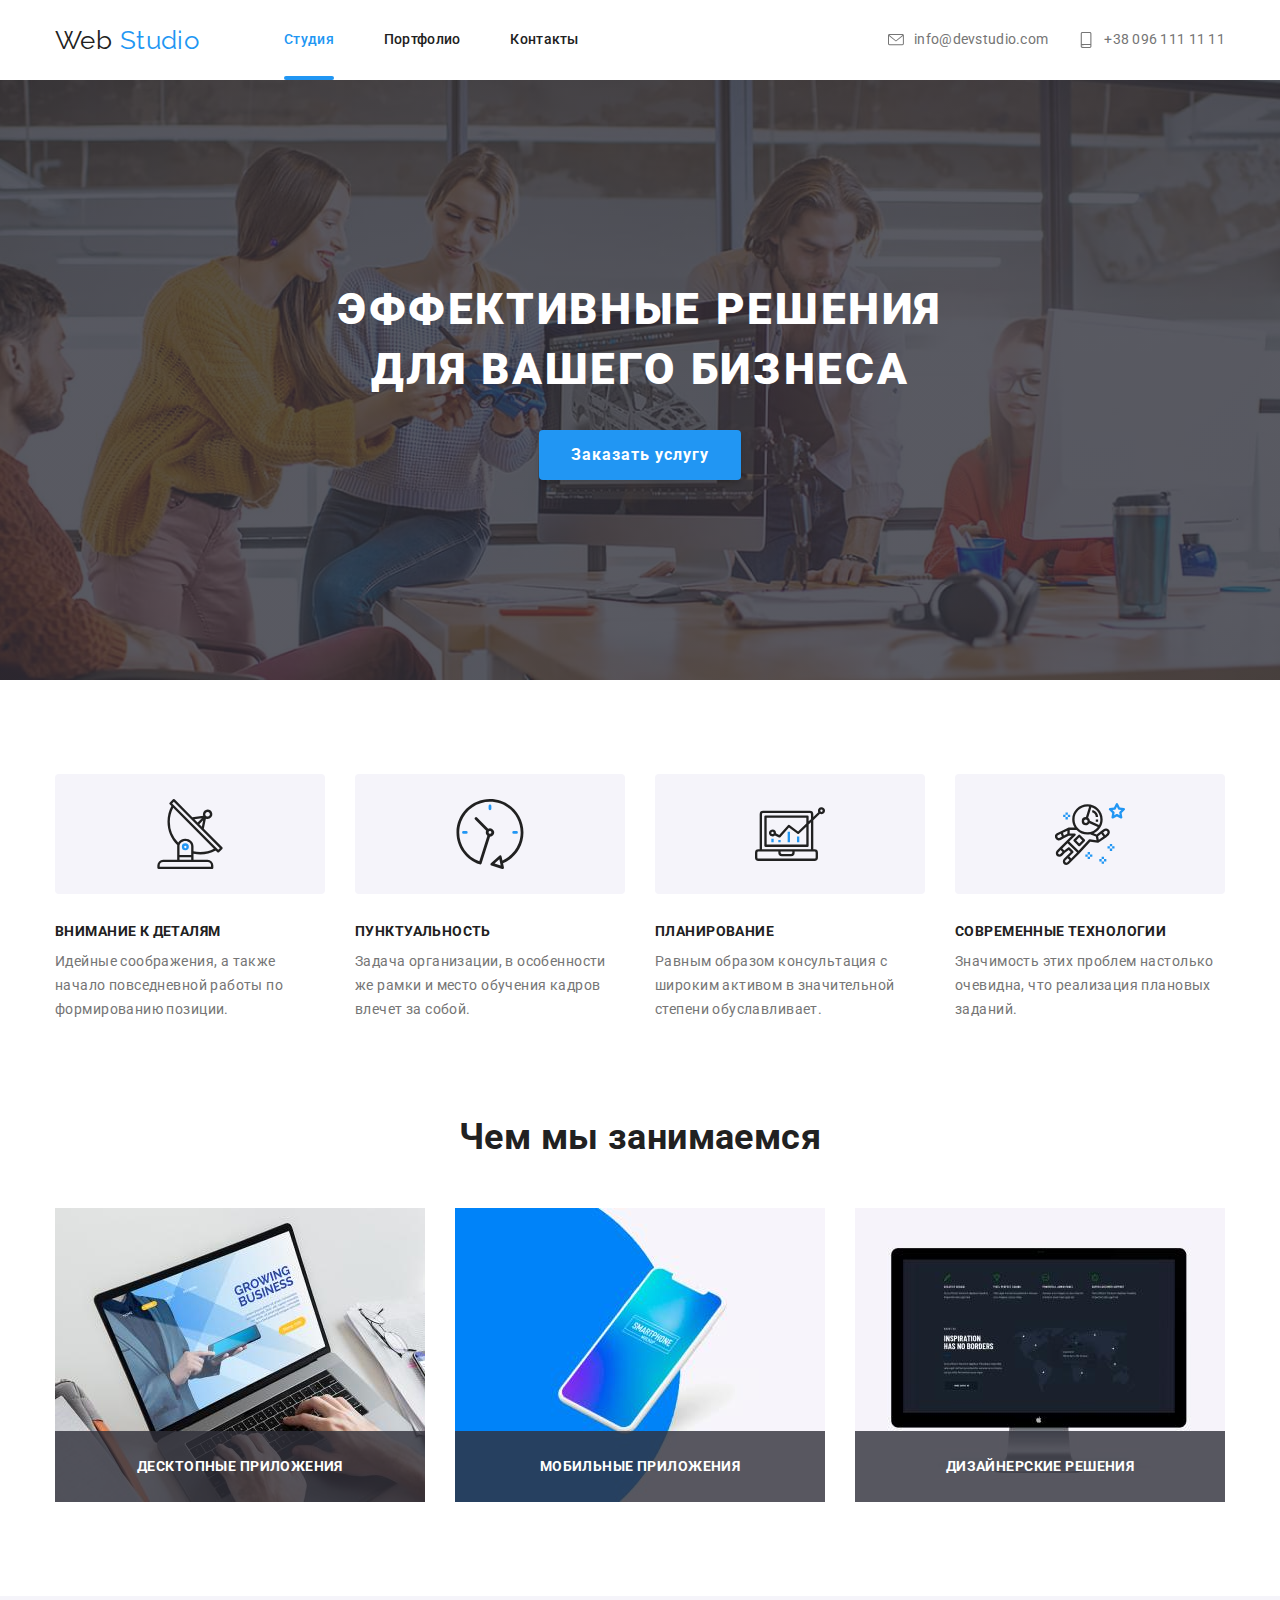
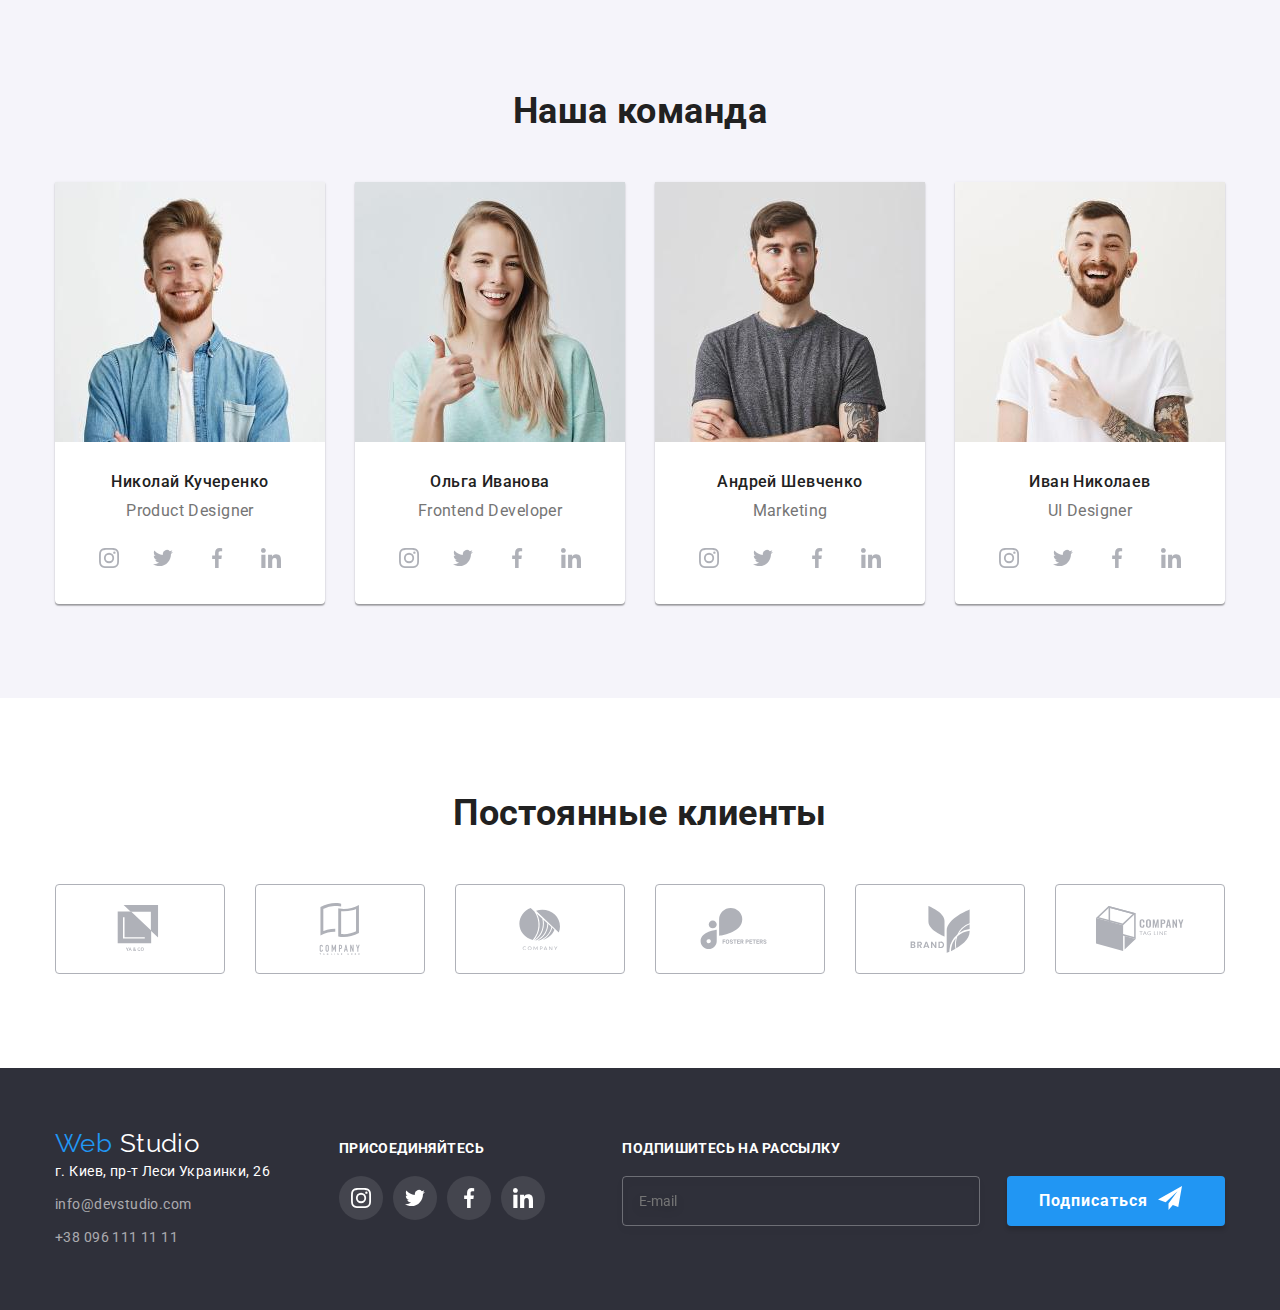
<file: index.html>
<!DOCTYPE html>
<html lang="ru">
  <head>
    <meta charset="UTF-8" />
    <meta name="viewport" content="width=device-width, initial-scale=1.0" />
    <title>Web Studio</title>
    <link
      href="https://fonts.googleapis.com/css2?family=Raleway:wght@700&family=Roboto:wght@400;500;700;900&display=swap"
      rel="stylesheet"
    />
    <link
      rel="stylesheet"
      href="https://cdnjs.cloudflare.com/ajax/libs/modern-normalize/0.7.0/modern-normalize.min.css"
    />
    <link rel="stylesheet" href="./css/style.css" />
  </head>
  <body>
    <!-- Шапка сайта -->
    <header class="header">
      <div class="header-conitaner container">
        <nav class="navigation">
          <a class="logo" href="./index.html" aria-label="Логотип"
            >Web <span class="logo-accent">Studio</span></a
          >
          <ul class="navgiation-list list">
            <li class="navigation-list-item">
              <a class="navigation-list-link link active-page" href="index.html"
                >Студия</a
              >
            </li>
            <li class="navigation-list-item">
              <a class="navigation-list-link link" href="./portfolio.html"
                >Портфолио</a
              >
            </li>
            <li class="navigation-list-item">
              <a class="navigation-list-link link" href="">Контакты</a>
            </li>
          </ul>
        </nav>
        <address class="adress">
          <ul class="adress-list list">
            <li class="adress-list-item">
              <a
                class="header-adress-link link"
                href="mailto:info@devstudio.com"
                lang="en"
              >
                <svg class="adress-list-icon" , width="16" , height="11.2">
                  <use href="./images/sprite.svg#envelope"></use>
                </svg>
                info@devstudio.com
              </a>
            </li>
            <li class="adress-list-item">
              <a class="header-adress-link link" href="tel:+380961111111">
                <svg class="adress-list-icon" , width="10" , height="14.9">
                  <use href="./images/sprite.svg#smartphone"></use>
                </svg>
                +38 096 111 11 11
              </a>
            </li>
          </ul>
        </address>
      </div>
    </header>
    <main>
      <!--HERO секция-->
      <section class="hero">
        <div class="container">
          <h1 class="hero-title">
            Эффективные решения <br />
            для вашего бизнеса
          </h1>
          <button data-modal-open class="modal-btn">Заказать услугу</button>
        </div>
      </section>
      <!--Почему мы-->
      <section class="about-us-section section">
        <div class="container">
          <h2 class="section-header" hidden>Почему мы</h2>
          <ul class="about-us-list list">
            <li class="about-us-list-item details">
              <div class="about-us-list-img-block">
                <svg class="about-us-icon">
                  <use href="./images/sprite.svg#antenna"></use>
                </svg>
              </div>
              <h3 class="about-us-list-header">Внимание к деталям</h3>
              <p class="about-us-list-text">
                Идейные соображения, а также начало повседневной работы по
                формированию позиции.
              </p>
            </li>
            <li class="about-us-list-item on-time">
              <div class="about-us-list-img-block">
                <svg class="about-us-icon">
                  <use href="./images/sprite.svg#clock"></use>
                </svg>
              </div>
              <h3 class="about-us-list-header">Пунктуальность</h3>
              <p class="about-us-list-text">
                Задача организации, в особенности же рамки и место обучения
                кадров влечет за собой.
              </p>
            </li>
            <li class="about-us-list-item planning">
              <div class="about-us-list-img-block">
                <svg class="about-us-icon">
                  <use href="./images/sprite.svg#diagram"></use>
                </svg>
              </div>
              <h3 class="about-us-list-header">Планирование</h3>
              <p class="about-us-list-text">
                Равным образом консультация с широким активом в значительной
                степени обуславливает.
              </p>
            </li>
            <li class="about-us-list-item techno">
              <div class="about-us-list-img-block">
                <svg class="about-us-icon">
                  <use href="./images/sprite.svg#astronaut"></use>
                </svg>
              </div>
              <h3 class="about-us-list-header">Современные технологии</h3>
              <p class="about-us-list-text">
                Значимость этих проблем настолько очевидна, что реализация
                плановых заданий.
              </p>
            </li>
          </ul>
        </div>
      </section>
      <!--Чем мы занимаемся-->
      <section class="what-we-do section">
        <div class="container">
          <h2 class="section-header">Чем мы занимаемся</h2>
          <ul class="what-we-do-list list">
            <li class="what-we-do-list-item">
              <img
                class="what-we-do-list-img"
                src="./images/whatwedo/notebook.jpg"
                alt="фото ноутбука"
                width="370"
                height="294"
              />
              <h3 class="what-we-do-list-name">Десктопные приложения</h3>
            </li>
            <li class="what-we-do-list-item">
              <img
                class="what-we-do-list-img"
                src="./images/whatwedo/mobile.jpg"
                alt="фото мобильного телефона"
                width="370"
                height="294"
              />
              <h3 class="what-we-do-list-name">Мобильные приложения</h3>
            </li>
            <li class="what-we-do-list-item">
              <img
                class="what-we-do-list-img"
                src="./images/whatwedo/desktop.jpg"
                alt="фото настольного компютера"
                width="370"
                height="294"
              />
              <h3 class="what-we-do-list-name">Дизайнерские решения</h3>
            </li>
          </ul>
        </div>
      </section>
      <!--Наша команда-->
      <section class="our-team section">
        <div class="container">
          <h3 class="section-header">Наша команда</h3>
          <ul class="our-team-list list">
            <li class="our-team-list-item">
              <img
                class="our-team-list-img"
                src="./images/team/member1.jpg"
                alt="фото сотрудника"
                width="270"
                height="260"
              />
              <h3 class="out-team-list-name">Николай Кучеренко</h3>
              <p class="our-team-list-position" lang="en">Product Designer</p>
              <ul class="our-team-social-links-list list">
                <li class="our-team-social-links">
                  <a
                    class="our-team-social-links-item link"
                    href=""
                    aria-label="ссылка на инстаграм"
                  >
                    <span class="visually-hidden">Insragram</span>
                    <svg class="our-team-social-links-icon">
                      <use href="./images/sprite.svg#instagram"></use>
                    </svg>
                  </a>
                </li>
                <li class="our-team-social-links">
                  <a
                    class="our-team-social-links-item link"
                    href=""
                    aria-label="ссылка на твиттер"
                  >
                    <span class="visually-hidden">Twitter</span>
                    <svg class="our-team-social-links-icon">
                      <use href="./images/sprite.svg#twitter"></use>
                    </svg>
                  </a>
                </li>
                <li class="our-team-social-links">
                  <a
                    class="our-team-social-links-item link"
                    href=""
                    aria-label="ссылка на фейсбук"
                  >
                    <span class="visually-hidden">Facebook</span>
                    <svg class="our-team-social-links-icon">
                      <use href="./images/sprite.svg#facebook"></use>
                    </svg>
                  </a>
                </li>
                <li class="our-team-social-links">
                  <a
                    class="our-team-social-links-item link"
                    href=""
                    aria-label="ссылка на линкедин"
                  >
                    <span class="visually-hidden">LinkedIn</span>
                    <svg class="our-team-social-links-icon">
                      <use href="./images/sprite.svg#linkedin"></use>
                    </svg>
                  </a>
                </li>
              </ul>
            </li>
            <li class="our-team-list-item">
              <img
                class="our-team-list-img"
                src="./images/team/member2.jpg"
                alt="фото сотрудника"
                width="270"
                height="260"
              />
              <h3 class="out-team-list-name">Ольга Иванова</h3>
              <p class="our-team-list-position" lang="en">Frontend Developer</p>
              <ul class="our-team-social-links-list list">
                <li class="our-team-social-links">
                  <a
                    class="our-team-social-links-item link"
                    href=""
                    aria-label="ссылка на инстаграм"
                  >
                    <span class="visually-hidden">Insragram</span>
                    <svg class="our-team-social-links-icon">
                      <use href="./images/sprite.svg#instagram"></use>
                    </svg>
                  </a>
                </li>
                <li class="our-team-social-links">
                  <a
                    class="our-team-social-links-item link"
                    href=""
                    aria-label="ссылка на твиттер"
                  >
                    <span class="visually-hidden">Twitter</span>
                    <svg class="our-team-social-links-icon">
                      <use href="./images/sprite.svg#twitter"></use>
                    </svg>
                  </a>
                </li>
                <li class="our-team-social-links">
                  <a
                    class="our-team-social-links-item link"
                    href=""
                    aria-label="ссылка на фейсбук"
                  >
                    <span class="visually-hidden">Facebook</span>
                    <svg class="our-team-social-links-icon">
                      <use href="./images/sprite.svg#facebook"></use>
                    </svg>
                  </a>
                </li>
                <li class="our-team-social-links">
                  <a
                    class="our-team-social-links-item link"
                    href=""
                    aria-label="ссылка на линкедин"
                  >
                    <span class="visually-hidden">LinkedIn</span>
                    <svg class="our-team-social-links-icon">
                      <use href="./images/sprite.svg#linkedin"></use>
                    </svg>
                  </a>
                </li>
              </ul>
            </li>
            <li class="our-team-list-item">
              <img
                class="our-team-list-img"
                src="./images/team/member3.jpg"
                alt="фото сотрудника"
                width="270"
                height="260"
              />
              <h3 class="out-team-list-name">Андрей Шевченко</h3>
              <p class="our-team-list-position" lang="en">Marketing</p>
              <ul class="our-team-social-links-list list">
                <li class="our-team-social-links">
                  <a
                    class="our-team-social-links-item link"
                    href=""
                    aria-label="ссылка на инстаграм"
                  >
                    <span class="visually-hidden">Insragram</span>
                    <svg class="our-team-social-links-icon">
                      <use href="./images/sprite.svg#instagram"></use>
                    </svg>
                  </a>
                </li>
                <li class="our-team-social-links">
                  <a
                    class="our-team-social-links-item link"
                    href=""
                    aria-label="ссылка на твиттер"
                  >
                    <span class="visually-hidden">Twitter</span>
                    <svg class="our-team-social-links-icon">
                      <use href="./images/sprite.svg#twitter"></use>
                    </svg>
                  </a>
                </li>
                <li class="our-team-social-links">
                  <a
                    class="our-team-social-links-item link"
                    href=""
                    aria-label="ссылка на фейсбук"
                  >
                    <span class="visually-hidden">Facebook</span>
                    <svg class="our-team-social-links-icon">
                      <use href="./images/sprite.svg#facebook"></use>
                    </svg>
                  </a>
                </li>
                <li class="our-team-social-links">
                  <a
                    class="our-team-social-links-item link"
                    href=""
                    aria-label="ссылка на линкедин"
                  >
                    <span class="visually-hidden">LinkedIn</span>
                    <svg class="our-team-social-links-icon">
                      <use href="./images/sprite.svg#linkedin"></use>
                    </svg>
                  </a>
                </li>
              </ul>
            </li>
            <li class="our-team-list-item">
              <img
                class="our-team-list-img"
                src="./images/team/member4.jpg"
                alt="фото сотрудника"
                width="270"
                height="260"
              />
              <h3 class="out-team-list-name">Иван Николаев</h3>
              <p class="our-team-list-position" lang="en">UI Designer</p>
              <ul class="our-team-social-links-list list">
                <li class="our-team-social-links">
                  <a
                    class="our-team-social-links-item link"
                    href=""
                    aria-label="ссылка на инстаграм"
                  >
                    <span class="visually-hidden">Insragram</span>
                    <svg class="our-team-social-links-icon">
                      <use href="./images/sprite.svg#instagram"></use>
                    </svg>
                  </a>
                </li>
                <li class="our-team-social-links">
                  <a
                    class="our-team-social-links-item link"
                    href=""
                    aria-label="ссылка на твиттер"
                  >
                    <span class="visually-hidden">Twitter</span>
                    <svg class="our-team-social-links-icon">
                      <use href="./images/sprite.svg#twitter"></use>
                    </svg>
                  </a>
                </li>
                <li class="our-team-social-links">
                  <a
                    class="our-team-social-links-item link"
                    href=""
                    aria-label="ссылка на фейсбук"
                  >
                    <span class="visually-hidden">Facebook</span>
                    <svg class="our-team-social-links-icon">
                      <use href="./images/sprite.svg#facebook"></use>
                    </svg>
                  </a>
                </li>
                <li class="our-team-social-links">
                  <a
                    class="our-team-social-links-item link"
                    href=""
                    aria-label="ссылка на линкедин"
                  >
                    <span class="visually-hidden">LinkedIn</span>
                    <svg class="our-team-social-links-icon">
                      <use href="./images/sprite.svg#linkedin"></use>
                    </svg>
                  </a>
                </li>
              </ul>
            </li>
          </ul>
        </div>
      </section>
      <!--Постоянные клиенты-->
      <section class="clients section">
        <div class="container">
          <h2 class="section-header">Постоянные клиенты</h2>
          <ul class="clients-list list">
            <li class="clients-list-item">
              <a
                class="clients-list-link link"
                href=""
                aria-label="логотип клиента один"
              >
                <span class="visually-hidden">логотип клиента 1</span>
                <svg class="client-list-link-icon" height="49.23">
                  <use href="./images/sprite.svg#logo1"></use>
                </svg>
              </a>
            </li>
            <li class="clients-list-item">
              <a
                class="clients-list-link link"
                href=""
                aria-label="логотип клиента два"
              >
                <span class="visually-hidden">логотип клиента 2</span>
                <svg class="client-list-link-icon" , height="52">
                  <use href="./images/sprite.svg#logo2"></use>
                </svg>
              </a>
            </li>
            <li class="clients-list-item">
              <a
                class="clients-list-link link"
                href=""
                aria-label="логотип клиента три"
              >
                <span class="visually-hidden">логотип клиента 3</span>
                <svg class="client-list-link-icon" , height="42.6">
                  <use href="./images/sprite.svg#logo3"></use>
                </svg>
              </a>
            </li>
            <li class="clients-list-item">
              <a
                class="clients-list-link link"
                href=""
                aria-label="логотип клиента четыри"
              >
                <span class="visually-hidden">логотип клиента 4</span>
                <svg class="client-list-link-icon" , height="42.02">
                  <use href="./images/sprite.svg#logo4"></use>
                </svg>
              </a>
            </li>
            <li class="clients-list-item">
              <a
                class="clients-list-link link"
                href=""
                aria-label="логотип клиента пять"
              >
                <span class="visually-hidden">логотип клиента 5</span>
                <svg class="client-list-link-icon" , height="47">
                  <use href="./images/sprite.svg#logo5"></use>
                </svg>
              </a>
            </li>
            <li class="clients-list-item">
              <a
                class="clients-list-link link"
                href=""
                aria-label="логотип клиента шесть"
              >
                <span class="visually-hidden">логотип клиента 6</span>
                <svg class="client-list-link-icon" , height="45.44">
                  <use href="./images/sprite.svg#logo6"></use>
                </svg>
              </a>
            </li>
          </ul>
        </div>
      </section>
    </main>
    <!--Контакты-->
    <footer class="footer">
      <div class="footer-container container">
        <div class="footer-block">
          <a class="logo footer-logo" href="./index.html" aria-label="Логотип"
            >Web <span class="logo-footer-accent">Studio</span></a
          >
          <ul class="footer-adress-list list">
            <li class="footer-adress-item">
              <a
                class="footer-adress link"
                href="https://goo.gl/maps/bMKYZDrt7HzqNCvu6"
                target="_blank"
              >
                г. Киев, пр-т Леси Украинки, 26
              </a>
            </li>
            <li class="footer-adress-item">
              <a
                class="footer-email link"
                href="mailto:info@devstudio.com"
                lang="en"
                >info@devstudio.com</a
              >
            </li>
            <li class="footer-adress-item">
              <a class="footer-tel link" href="tel:+380961111111"
                >+38 096 111 11 11</a
              >
            </li>
          </ul>
        </div>
        <div class="footer-block">
          <b class="footer-title">присоединяйтесь</b>
          <ul class="footer-social-links-list list">
            <li class="footer-social-link-item instagram">
              <a
                class="footer-social-links-link link"
                href=""
                aria-label="ссылка на инстаграм"
              >
                <span class="visually-hidden">Instagram</span>
                <svg class="footer-social-icons">
                  <use href="./images/sprite.svg#instagram"></use>
                </svg>
              </a>
            </li>
            <li class="footer-social-link-item twitter">
              <a
                class="footer-social-links-link link"
                href=""
                aria-label="ссылка на твиттер"
              >
                <span class="visually-hidden">Twitter</span>
                <svg class="footer-social-icons">
                  <use href="./images/sprite.svg#twitter"></use>
                </svg>
              </a>
            </li>
            <li class="footer-social-link-item facebook">
              <span class="visually-hidden">Facebook</span>
              <a
                class="footer-social-links-link link"
                href=""
                aria-label="ссылка на фейсбук"
              >
                <span class="visually-hidden">Twitter</span>
                <svg class="footer-social-icons">
                  <use href="./images/sprite.svg#facebook"></use>
                </svg>
              </a>
            </li>
            <li class="footer-social-link-item linkedin">
              <a
                class="footer-social-links-link link"
                href=""
                aria-label="ссылка на линкедин"
              >
                <span class="visually-hidden">LinkedIn</span>
                <svg class="footer-social-icons">
                  <use href="./images/sprite.svg#linkedin"></use>
                </svg>
              </a>
            </li>
          </ul>
        </div>
        <div class="footer-block">
          <b class="footer-title">Подпишитесь на рассылку</b>

          <form class="subscribe-form">
            <input
              type="email"
              class="footer-email-input"
              name="user-email"
              placeholder="E-mail"
              required
            />
            <button class="modal-btn" type="submit">
              <div class="footer-button">
                Подписаться
                <svg class="send-btn-icon" , width="24" , height="24">
                  <use href="./images/sprite.svg#send-form"></use>
                </svg>
              </div>
            </button>
          </form>
        </div>
      </div>
    </footer>

    <!--Modal-->

    <div data-modal class="modal-backgdrop is-hidden">
      <div class="modal-form-window">
        <button data-modal-close class="close-btn">
          <svg class="close-btn-icon" , width="18" , height="18">
            <use href="./images/sprite.svg#close-btn"></use>
          </svg>
        </button>
        <form action="#" class="modal-form">
          <h2 class="modal-form-header">
            Оставьте свои данные, мы вам перезвоним
          </h2>
          <div class="modal-form-input-wrapper">
            <input
              class="modal-form-input"
              type="text"
              name="user-name"
              id="user-name"
              placeholder=" "
              required
            />
            <label class="modal-form-label" for="user-name">Имя</label>
            <svg class="modal-form-icon" , width="18" , height="18">
              <use href="./images/sprite.svg#person-form"></use>
            </svg>
          </div>
          <div class="modal-form-input-wrapper">
            <input
              class="modal-form-input"
              type="tel"
              name="user-tel"
              id="user-tel"
              placeholder=" "
              required
            />
            <label class="modal-form-label" for="user-tel">Телефон</label>
            <svg class="modal-form-icon" , width="18" , height="18">
              <use href="./images/sprite.svg#phone-form"></use>
            </svg>
          </div>
          <div class="modal-form-input-wrapper">
            <input
              class="modal-form-input"
              type="email"
              name="user-email"
              id="user-email"
              placeholder=" "
              required
            />
            <label class="modal-form-label" for="user-email">Почта</label>
            <svg class="modal-form-icon" , width="18" , height="18">
              <use href="./images/sprite.svg#email-form"></use>
            </svg>
          </div>
          <div class="modal-form-input-wrapper-textarea">
            <textarea
              name="user-comment"
              class="modal-user-comment"
              id="modal-user-comment"
              placeholder=" "
            ></textarea>
            <label class="comment-lable" for="modal-user-comment"
              >Комментарий</label
            >
          </div>
          <label class="modal-policy">
            <input
              class="modal-check-for-policy"
              type="checkbox"
              name="policy"
              value="accept-policy"
              required
            />
            <span class="modal-for-custom-checkbox">
              <svg class="checked-policy-icon" , width="16" , height="15">
                <use href="./images/sprite.svg#icon-check"></use>
              </svg>
            </span>
            <span class="modal-for-custom-checkbox-unchecked">
              <svg class="checked-policy-icon" , width="16" , height="15">
                <use href="./images/sprite.svg#Vector"></use>
              </svg>
            </span>
            <span class="modal-for-custom-text"
              >Соглашаюсь с рассылкой и принимаю
              <a class="policy-link" href="#">Условия договора</a>
            </span>
          </label>
          <button type="submit" class="modal-btn submit-btn">Отправить</button>
        </form>
      </div>
    </div>
    <script src="./js/modal.js"></script>
  </body>
</html>
</file>
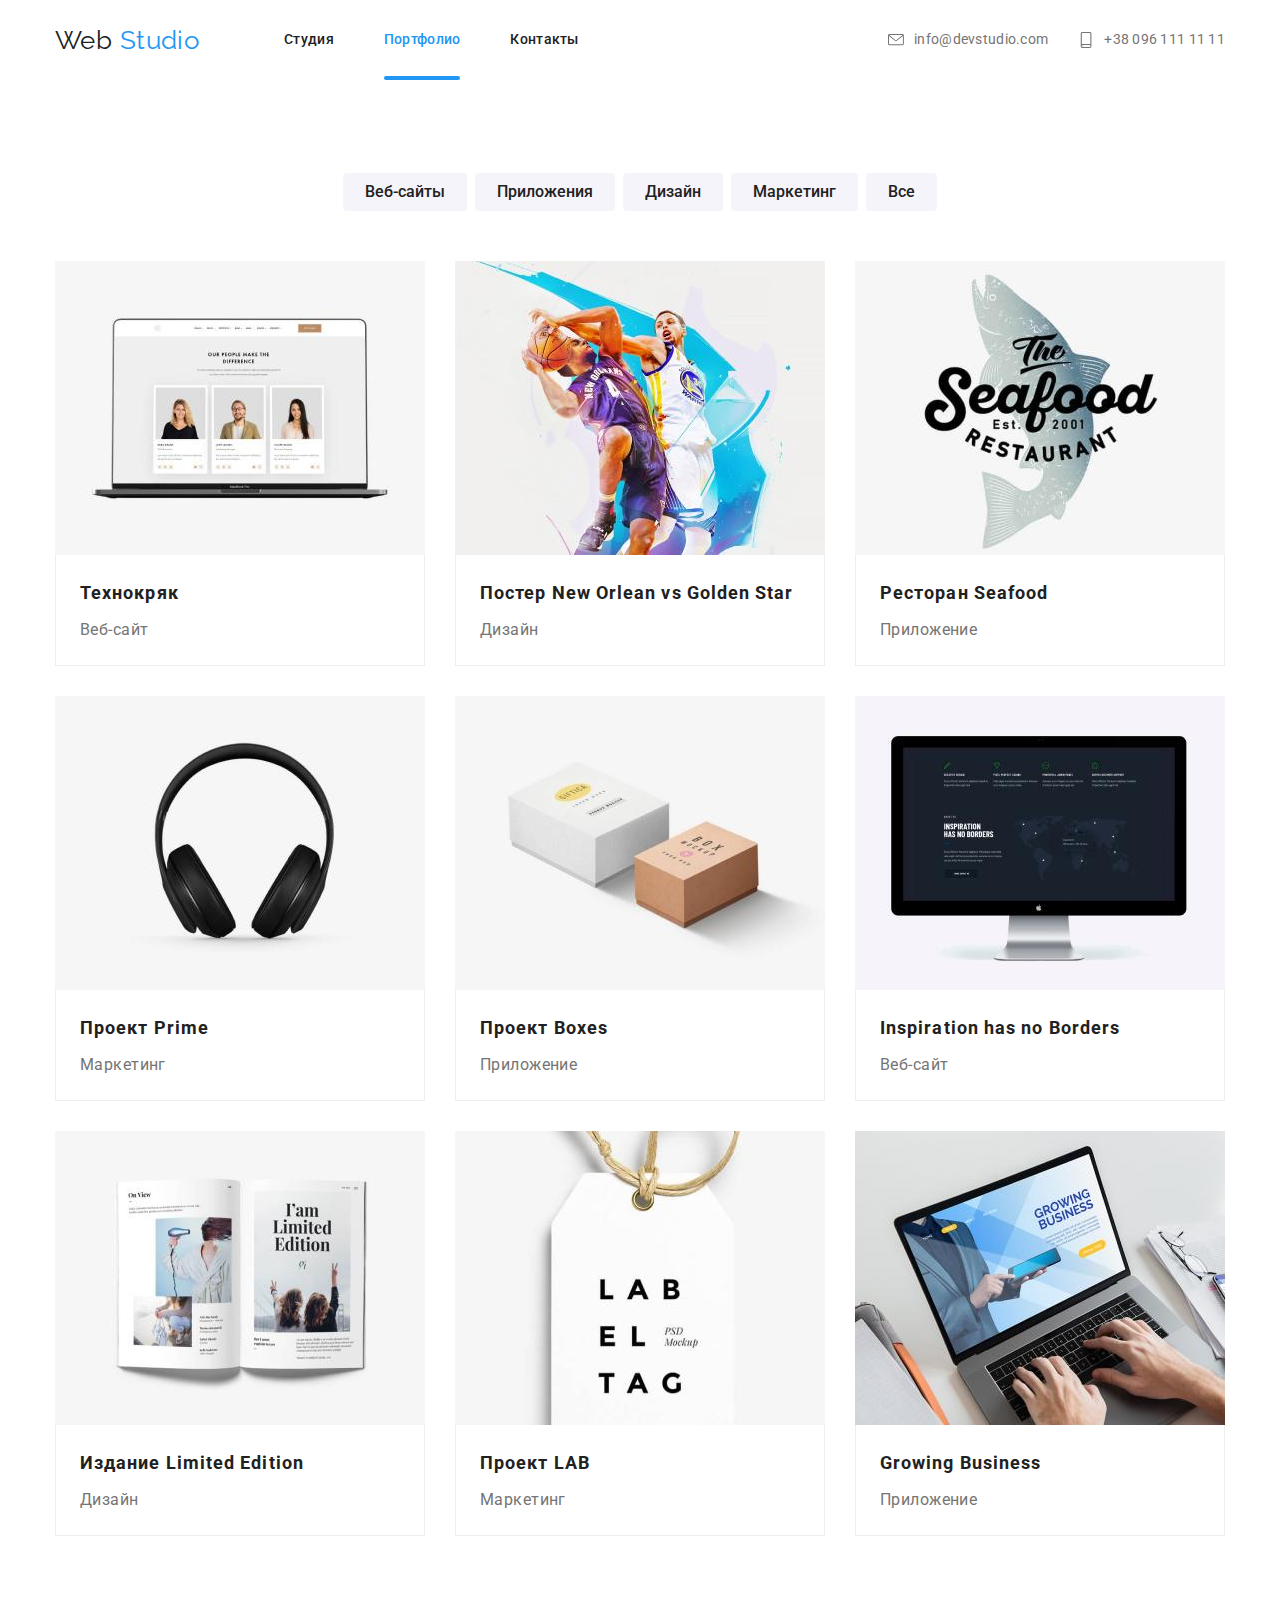
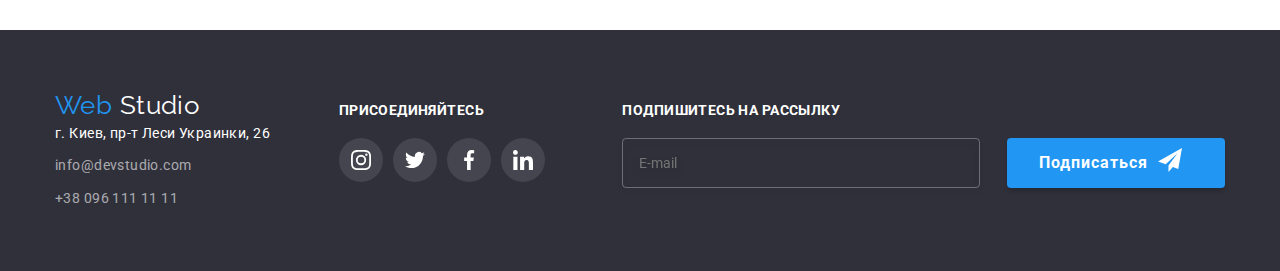
<file: portfolio.html>
<!DOCTYPE html>
<html lang="ru">
  <head>
    <meta charset="UTF-8" />
    <meta name="viewport" content="width=device-width, initial-scale=1.0" />
    <title>Portfolio</title>
    <link
      href="https://fonts.googleapis.com/css2?family=Raleway:wght@700&family=Roboto:wght@400;500;700;900&display=swap"
      rel="stylesheet"
    />
    <link
      rel="stylesheet"
      href="https://cdnjs.cloudflare.com/ajax/libs/modern-normalize/0.7.0/modern-normalize.min.css"
    />
    <link rel="stylesheet" href="./css/style.css" />
  </head>

  <body>
    <!-- Шапка сайта -->
    <header class="header">
      <div class="header-conitaner container">
        <nav class="navigation">
          <a class="logo" href="./index.html" aria-label="Логотип"
            >Web <span class="logo-accent">Studio</span>
          </a>
          <ul class="navgiation-list list">
            <li class="navigation-list-item">
              <a class="navigation-list-link link" href="index.html">Студия</a>
            </li>
            <li class="navigation-list-item">
              <a
                class="navigation-list-link link active-page"
                href="./portfolio.html"
                >Портфолио
              </a>
            </li>
            <li class="navigation-list-item">
              <a class="navigation-list-link link" href="">Контакты</a>
            </li>
          </ul>
        </nav>
        <address class="adress">
          <ul class="adress-list list">
            <li class="adress-list-item">
              <a
                class="header-adress-link link"
                href="mailto:info@devstudio.com"
                lang="en"
              >
                <svg class="adress-list-icon" , width="16" , height="11.2">
                  <use href="./images/sprite.svg#envelope"></use>
                </svg>
                info@devstudio.com
              </a>
            </li>
            <li class="adress-list-item">
              <a class="header-adress-link link" href="tel:+380961111111">
                <svg class="adress-list-icon" , width="10" , height="14.9">
                  <use href="./images/sprite.svg#smartphone"></use>
                </svg>
                +38 096 111 11 11
              </a>
            </li>
          </ul>
        </address>
      </div>
    </header>
    <main>
      <div class="portfolio-container container">
        <div class="portfolio-navigation-container">
          <h1 hidden>Портфолио</h1>
          <h2 hidden>Навигация по типу работ</h2>
          <ul class="portfolio-navigation-list list">
            <li class="portfolio-navigation-list-item">
              <button class="portfolio-button">Веб-сайты</button>
            </li>
            <li class="portfolio-navigation-list-item">
              <button class="portfolio-button">Приложения</button>
            </li>
            <li class="portfolio-navigation-list-item">
              <button class="portfolio-button">Дизайн</button>
            </li>
            <li class="portfolio-navigation-list-item">
              <button class="portfolio-button">Маркетинг</button>
            </li>
            <li class="portfolio-navigation-list-item">
              <button class="portfolio-button">Все</button>
            </li>
          </ul>
        </div>
        <div class="portfolio-list-container">
          <h2 hidden>Блок работ</h2>
          <ul class="portfolio-list list">
            <li class="portfolio-list-item">
              <a class="portfolio-list-link link" href="">
                <div class="portfolio-list-img-hover">
                  <img
                    class="portfolio-list-img"
                    src="./images/portfolio/project-technokryak.jpg"
                    alt="изображение проекта"
                    width="370"
                    height="294"
                  />
                  <p class="portfolio-list-text-hover">
                    Технокряк это современная площадка распространения
                    коронавируса. Компании используют эту платформу для
                    цифрового шпионажа и атак на защищённые сервера конкурентов.
                  </p>
                </div>
                <div class="portfolio-list-card">
                  <h3 class="portfolio-list-header">Технокряк</h3>
                  <p class="portfolio-list-project-type">Веб-сайт</p>
                </div>
              </a>
            </li>
            <li class="portfolio-list-item">
              <a class="portfolio-list-link link" href="">
                <div class="portfolio-list-img-hover">
                  <img
                    class="portfolio-list-img"
                    src="./images/portfolio/project-new-orlean-vs-golden-star.jpg"
                    alt="изображение проекта"
                    width="370"
                    height="294"
                  />
                  <p class="portfolio-list-text-hover">
                    Lorem ipsum dolor sit amet consectetur adipisicing elit.
                    Necessitatibus, excepturi ex adipisci voluptatum veniam eius
                    ea harum incidunt, esse facere nobis aspernatur iure? Ad
                    vero suscipit nam incidunt ab in?
                  </p>
                </div>
                <div class="portfolio-list-card">
                  <h3 class="portfolio-list-header">
                    Постер <span lang="en">New Orlean vs Golden Star</span>
                  </h3>
                  <p class="portfolio-list-project-type">Дизайн</p>
                </div>
              </a>
            </li>
            <li class="portfolio-list-item">
              <a class="portfolio-list-link link" href="">
                <div class="portfolio-list-img-hover">
                  <img
                    class="portfolio-list-img"
                    src="./images/portfolio/project-seafood.jpg"
                    alt="изображение проекта"
                    width="370"
                    height="294"
                  />
                  <p class="portfolio-list-text-hover">
                    Lorem ipsum dolor sit amet consectetur adipisicing elit.
                    Accusamus cum minima itaque fugiat laborum, molestiae
                    voluptatem minus exercitationem reprehenderit in omnis
                    adipisci saepe eum sequi quod. Consequuntur aperiam eius
                    ipsam.
                  </p>
                </div>
                <div class="portfolio-list-card">
                  <h3 class="portfolio-list-header">
                    Ресторан <span lang="en">Seafood</span>
                  </h3>
                  <p class="portfolio-list-project-type">Приложение</p>
                </div>
              </a>
            </li>
            <li class="portfolio-list-item">
              <a class="portfolio-list-link link" href="">
                <div class="portfolio-list-img-hover">
                  <img
                    class="portfolio-list-img"
                    src="./images/portfolio/project-prime.jpg"
                    alt="изображение проекта"
                    width="370"
                    height="294"
                  />
                  <p class="portfolio-list-text-hover">
                    Lorem ipsum dolor sit, amet consectetur adipisicing elit.
                    Corporis consequatur minima mollitia consequuntur vel iste
                    eligendi quasi quaerat numquam quos distinctio vitae, sunt
                    molestiae, tempora voluptates! Nostrum perferendis
                    perspiciatis et.
                  </p>
                </div>
                <div class="portfolio-list-card">
                  <h3 class="portfolio-list-header">
                    Проект <span>Prime</span>
                  </h3>
                  <p class="portfolio-list-project-type">Маркетинг</p>
                </div>
              </a>
            </li>
            <li class="portfolio-list-item">
              <a class="portfolio-list-link link" href="">
                <div class="portfolio-list-img-hover">
                  <img
                    class="portfolio-list-img"
                    src="./images/portfolio/project-boxes.jpg"
                    alt="изображение проекта"
                    width="370"
                    height="294"
                  />
                  <p class="portfolio-list-text-hover">
                    Lorem ipsum dolor sit amet consectetur adipisicing elit.
                    Quae iste accusamus voluptatibus ullam quibusdam aperiam
                    modi ipsa. Pariatur, molestias omnis unde ipsum consequatur
                    odit impedit vero, earum officiis assumenda ipsa.
                  </p>
                </div>
                <div class="portfolio-list-card">
                  <h3 class="portfolio-list-header">
                    Проект <span lang="en">Boxes</span>
                  </h3>
                  <p class="portfolio-list-project-type">Приложение</p>
                </div>
              </a>
            </li>
            <li class="portfolio-list-item">
              <a class="portfolio-list-link link" href="">
                <div class="portfolio-list-img-hover">
                  <img
                    class="portfolio-list-img"
                    src="./images/portfolio/project-inspiration-has-no-borders.jpg"
                    alt="изображение проекта"
                    width="370"
                    height="294"
                  />
                  <p class="portfolio-list-text-hover">
                    Lorem ipsum dolor sit amet consectetur adipisicing elit.
                    Culpa, quo quia. Earum alias iste amet in enim quidem sunt
                    doloribus et explicabo. Odio harum, fuga officia dolorum
                    sapiente repellat quidem.
                  </p>
                </div>
                <div class="portfolio-list-card">
                  <h3 class="portfolio-list-header" lang="en">
                    Inspiration has no Borders
                  </h3>
                  <p class="portfolio-list-project-type">Веб-сайт</p>
                </div>
              </a>
            </li>
            <li class="portfolio-list-item">
              <a class="portfolio-list-link link" href="">
                <div class="portfolio-list-img-hover">
                  <img
                    class="portfolio-list-img"
                    src="./images/portfolio/project-limited-edition.jpg"
                    alt="изображение проекта"
                    width="370"
                    height="294"
                  />
                  <p class="portfolio-list-text-hover">
                    Lorem ipsum dolor sit amet, consectetur adipisicing elit.
                    Saepe veniam voluptatum dolor cumque ducimus, commodi id
                    assumenda asperiores qui omnis tempora quibusdam illum!
                    Consequuntur quos placeat dolor debitis inventore magni?
                  </p>
                </div>
                <div class="portfolio-list-card">
                  <h3 class="portfolio-list-header">
                    Издание <span lang="en">Limited Edition</span>
                  </h3>
                  <p class="portfolio-list-project-type">Дизайн</p>
                </div>
              </a>
            </li>
            <li class="portfolio-list-item">
              <a class="portfolio-list-link link" href="">
                <div class="portfolio-list-img-hover">
                  <img
                    class="portfolio-list-img"
                    src="./images/portfolio/project-lab.jpg"
                    alt="изображение проекта"
                    width="370"
                    height="294"
                  />
                  <p class="portfolio-list-text-hover">
                    Lorem ipsum dolor sit amet consectetur adipisicing elit.
                    Natus sapiente cumque ratione? Temporibus inventore at fuga
                    beatae, numquam, officia sapiente porro minus a suscipit
                    nesciunt sequi, dolores maiores facilis ullam!
                  </p>
                </div>
                <div class="portfolio-list-card">
                  <h3 class="portfolio-list-header">
                    Проект <span lang="en">LAB</span>
                  </h3>
                  <p class="portfolio-list-project-type">Маркетинг</p>
                </div>
              </a>
            </li>
            <li class="portfolio-list-item">
              <a class="portfolio-list-link link" href="">
                <div class="portfolio-list-img-hover">
                  <img
                    class="portfolio-list-img"
                    src="./images/portfolio/project-growing-business.jpg"
                    alt="изображение проекта"
                    width="370"
                    height="294"
                  />
                  <p class="portfolio-list-text-hover">
                    Lorem ipsum dolor sit amet consectetur, adipisicing elit.
                    Doloremque, labore sapiente. Velit unde reprehenderit
                    consequuntur? At adipisci veniam itaque omnis. Velit
                    accusantium corporis tempore ab provident modi aperiam iusto
                    facilis.
                  </p>
                </div>
                <div class="portfolio-list-card">
                  <h3 class="portfolio-list-header" lang="en">
                    Growing Business
                  </h3>
                  <p class="portfolio-list-project-type">Приложение</p>
                </div>
              </a>
            </li>
          </ul>
        </div>
      </div>
    </main>
    <!--Контакты-->
    <footer class="footer">
      <div class="footer-container container">
        <div class="footer-block">
          <a class="logo footer-logo" href="./index.html" aria-label="Логотип"
            >Web <span class="logo-footer-accent">Studio</span></a
          >
          <ul class="footer-adress-list list">
            <li class="footer-adress-item">
              <a
                class="footer-adress link"
                href="https://goo.gl/maps/bMKYZDrt7HzqNCvu6"
                target="_blank"
              >
                г. Киев, пр-т Леси Украинки, 26
              </a>
            </li>
            <li class="footer-adress-item">
              <a
                class="footer-email link"
                href="mailto:info@devstudio.com"
                lang="en"
                >info@devstudio.com</a
              >
            </li>
            <li class="footer-adress-item">
              <a class="footer-tel link" href="tel:+380961111111"
                >+38 096 111 11 11</a
              >
            </li>
          </ul>
        </div>
        <div class="footer-block">
          <b class="footer-title">присоединяйтесь</b>
          <ul class="footer-social-links-list list">
            <li class="footer-social-link-item instagram">
              <a
                class="footer-social-links-link link"
                href=""
                aria-label="ссылка на инстаграм"
              >
                <span class="visually-hidden">Instagram</span>
                <svg class="footer-social-icons">
                  <use href="./images/sprite.svg#instagram"></use>
                </svg>
              </a>
            </li>
            <li class="footer-social-link-item twitter">
              <a
                class="footer-social-links-link link"
                href=""
                aria-label="ссылка на твиттер"
              >
                <span class="visually-hidden">Twitter</span>
                <svg class="footer-social-icons">
                  <use href="./images/sprite.svg#twitter"></use>
                </svg>
              </a>
            </li>
            <li class="footer-social-link-item facebook">
              <span class="visually-hidden">Facebook</span>
              <a
                class="footer-social-links-link link"
                href=""
                aria-label="ссылка на фейсбук"
              >
                <span class="visually-hidden">Twitter</span>
                <svg class="footer-social-icons">
                  <use href="./images/sprite.svg#facebook"></use>
                </svg>
              </a>
            </li>
            <li class="footer-social-link-item linkedin">
              <a
                class="footer-social-links-link link"
                href=""
                aria-label="ссылка на линкедин"
              >
                <span class="visually-hidden">LinkedIn</span>
                <svg class="footer-social-icons">
                  <use href="./images/sprite.svg#linkedin"></use>
                </svg>
              </a>
            </li>
          </ul>
        </div>
        <div class="footer-block">
          <b class="footer-title">Подпишитесь на рассылку</b>

          <form class="subscribe-form">
            <input
              type="email"
              class="footer-email-input"
              name="user-email"
              placeholder="E-mail"
              required
            />
            <button class="modal-btn" type="submit">
              <div class="footer-button">
                Подписаться
                <svg class="send-btn-icon" , width="24" , height="24">
                  <use href="./images/sprite.svg#send-form"></use>
                </svg>
              </div>
            </button>
          </form>
        </div>
      </div>
    </footer>
  </body>
</html>
</file>
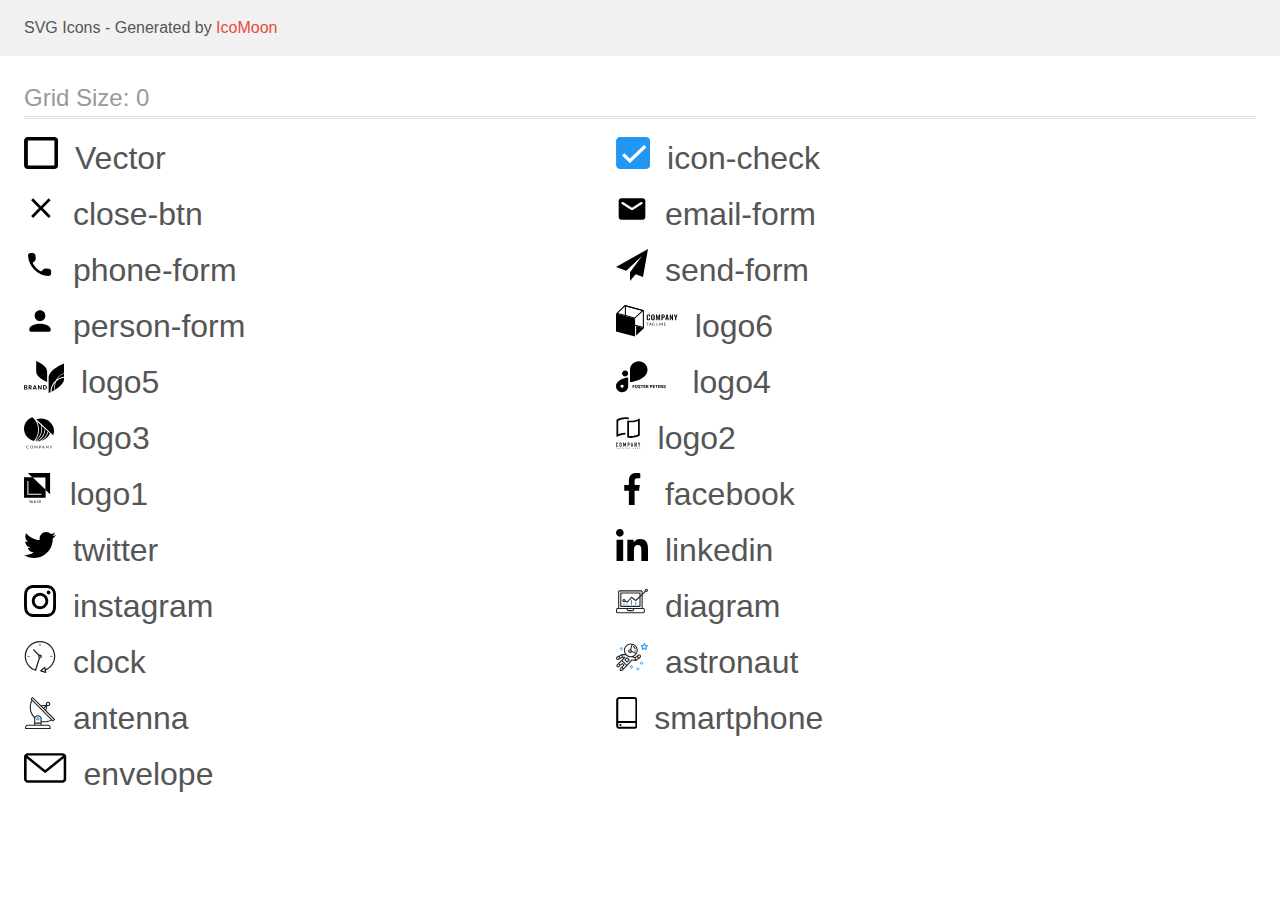
<file: images/sprite/demo.html>
<!doctype html>
<html>
<head>
    <title>IcoMoon - SVG Icons</title>
    <meta charset="utf-8">
    <meta name="viewport" content="width=device-width, initial-scale=1">
    <link rel="stylesheet" href="demo-files/demo.css">
    <link rel="stylesheet" href="style.css">
</head>
<body>
<svg aria-hidden="true" style="position: absolute; width: 0; height: 0; overflow: hidden;" version="1.1" xmlns="http://www.w3.org/2000/svg" xmlns:xlink="http://www.w3.org/1999/xlink">
<defs>
<symbol id="Vector" viewBox="0 0 34 32">
<path d="M30.341 3.556v24.889h-26.548v-24.889h26.548zM30.341 0h-26.548c-2.086 0-3.793 1.6-3.793 3.556v24.889c0 1.956 1.707 3.556 3.793 3.556h26.548c2.086 0 3.793-1.6 3.793-3.556v-24.889c0-1.956-1.707-3.556-3.793-3.556z"></path>
</symbol>
<symbol id="icon-check" viewBox="0 0 34 32">
<path fill="#2196f3" style="fill: var(--color1, #2196f3)" d="M4.267 0h25.6c2.356 0 4.267 1.91 4.267 4.267v23.467c0 2.356-1.91 4.267-4.267 4.267h-25.6c-2.356 0-4.267-1.91-4.267-4.267v-23.467c0-2.356 1.91-4.267 4.267-4.267z"></path>
<path fill="#fff" style="fill: var(--color2, #fff); stroke: var(--color2, #fff)" stroke="#fff" stroke-linejoin="miter" stroke-linecap="butt" stroke-miterlimit="4" stroke-width="0.4267" d="M8.442 16.537l-0.147-0.14-2.205 2.088 7.767 7.41 16.318-15.567-2.19-2.089-14.128 13.465-5.416-5.167z"></path>
</symbol>
<symbol id="close-btn" viewBox="0 0 32 32">
<path d="M26.667 7.303l-1.97-1.97-7.808 7.808-7.808-7.808-1.97 1.97 7.808 7.808-7.808 7.808 1.97 1.97 7.808-7.808 7.808 7.808 1.97-1.97-7.808-7.808 7.808-7.808z"></path>
</symbol>
<symbol id="email-form" viewBox="0 0 32 32">
<path d="M26.667 5.333h-21.333c-1.467 0-2.653 1.2-2.653 2.667l-0.013 16c0 1.467 1.2 2.667 2.667 2.667h21.333c1.467 0 2.667-1.2 2.667-2.667v-16c0-1.467-1.2-2.667-2.667-2.667zM26.133 11l-9.427 5.893c-0.427 0.267-0.987 0.267-1.413 0l-9.427-5.893c-0.333-0.213-0.533-0.573-0.533-0.96 0-0.893 0.973-1.427 1.733-0.96l8.933 5.587 8.933-5.587c0.76-0.467 1.733 0.067 1.733 0.96 0 0.387-0.2 0.747-0.533 0.96z"></path>
</symbol>
<symbol id="phone-form" viewBox="0 0 32 32">
<path d="M24.881 19.773l-3.268-0.373c-0.785-0.090-1.557 0.18-2.11 0.733l-2.367 2.367c-3.641-1.853-6.626-4.825-8.478-8.478l2.38-2.38c0.553-0.553 0.823-1.325 0.733-2.11l-0.373-3.242c-0.154-1.299-1.248-2.277-2.56-2.277h-2.226c-1.454 0-2.663 1.209-2.573 2.663 0.682 10.987 9.469 19.761 20.443 20.443 1.454 0.090 2.663-1.119 2.663-2.573v-2.226c0.013-1.299-0.965-2.393-2.264-2.547z"></path>
</symbol>
<symbol id="send-form" viewBox="0 0 32 32">
<path d="M32 0l-32 18 10.227 3.788 15.773-14.788-11.998 16.186 0.010 0.004-0.012-0.004v8.814l5.735-6.691 7.265 2.691 5-28z"></path>
</symbol>
<symbol id="person-form" viewBox="0 0 32 32">
<path d="M16 16c2.947 0 5.333-2.387 5.333-5.333s-2.387-5.333-5.333-5.333c-2.947 0-5.333 2.387-5.333 5.333s2.387 5.333 5.333 5.333zM16 18.667c-3.56 0-10.667 1.787-10.667 5.333v1.333c0 0.733 0.6 1.333 1.333 1.333h18.667c0.733 0 1.333-0.6 1.333-1.333v-1.333c0-3.547-7.107-5.333-10.667-5.333z"></path>
</symbol>
<symbol id="logo6" viewBox="0 0 62 32">
<path d="M31.124 14.854c-0.291-0.424-0.43-0.926-0.397-1.431v-2.075c0-0.636 0.132-1.119 0.395-1.45s0.715-0.495 1.356-0.494c0.602 0 1.029 0.141 1.282 0.422 0.276 0.359 0.41 0.798 0.379 1.241v0.488h-1.077v-0.494c0.004-0.162-0.007-0.323-0.031-0.483-0.016-0.109-0.070-0.211-0.154-0.287-0.111-0.082-0.25-0.122-0.39-0.112-0.148-0.010-0.294 0.032-0.41 0.118-0.094 0.085-0.156 0.196-0.178 0.317-0.031 0.169-0.045 0.341-0.042 0.513v2.518c-0.017 0.243 0.031 0.486 0.138 0.707 0.054 0.075 0.128 0.134 0.215 0.171s0.183 0.051 0.278 0.040c0.138 0.011 0.275-0.030 0.381-0.114 0.088-0.082 0.144-0.19 0.161-0.306 0.025-0.167 0.036-0.336 0.033-0.505v-0.511h1.077v0.466c0.030 0.462-0.101 0.92-0.372 1.304-0.248 0.308-0.669 0.462-1.289 0.462s-1.088-0.165-1.353-0.507z"></path>
<path d="M35.607 14.876c-0.272-0.323-0.408-0.794-0.408-1.416v-2.182c0-0.616 0.136-1.083 0.408-1.399s0.727-0.474 1.364-0.473c0.633 0 1.086 0.158 1.358 0.473 0.272 0.317 0.41 0.783 0.41 1.399v2.182c0 0.616-0.138 1.089-0.415 1.414s-0.727 0.488-1.353 0.488-1.090-0.165-1.364-0.485zM37.473 14.352c0.097-0.202 0.142-0.424 0.129-0.646v-2.672c0.013-0.218-0.031-0.435-0.127-0.633-0.055-0.076-0.131-0.137-0.22-0.174s-0.187-0.050-0.284-0.037c-0.097-0.013-0.195 0-0.285 0.037s-0.166 0.097-0.221 0.174c-0.098 0.198-0.142 0.415-0.129 0.633v2.685c-0.014 0.222 0.031 0.444 0.129 0.646 0.063 0.068 0.14 0.123 0.227 0.16s0.181 0.057 0.277 0.057 0.19-0.019 0.277-0.057c0.087-0.037 0.164-0.092 0.227-0.16v-0.013z"></path>
<path d="M40.035 9.468h1.159l0.872 4.027 0.892-4.027h1.128l0.114 5.812h-0.834l-0.089-4.040-0.861 4.040h-0.669l-0.892-4.054-0.082 4.054h-0.843l0.105-5.812z"></path>
<path d="M45.5 9.468h1.806c1.040 0 1.561 0.55 1.561 1.65 0 1.054-0.548 1.58-1.643 1.579h-0.615v2.583h-1.115l0.007-5.812zM47.043 11.952c0.11 0.013 0.222 0.004 0.328-0.028s0.203-0.085 0.285-0.156c0.128-0.196 0.184-0.427 0.161-0.656 0.006-0.177-0.012-0.355-0.053-0.528-0.016-0.058-0.044-0.112-0.082-0.159s-0.086-0.087-0.141-0.117c-0.155-0.070-0.326-0.102-0.497-0.093h-0.433v1.737h0.433z"></path>
<path d="M50.474 9.468h1.197l1.228 5.812h-1.039l-0.243-1.34h-1.068l-0.25 1.34h-1.055l1.228-5.812zM51.497 13.267l-0.417-2.44-0.417 2.44h0.834z"></path>
<path d="M53.891 9.468h0.78l1.494 3.316v-3.316h0.925v5.812h-0.742l-1.503-3.461v3.461h-0.956l0.002-5.812z"></path>
<path d="M59.258 13.064l-1.242-3.588h1.046l0.758 2.305 0.711-2.305h1.023l-1.226 3.588v2.216h-1.070v-2.216z"></path>
<path d="M32.845 17.822v0.304h-0.91v2.362h-0.381v-2.362h-0.914v-0.304h2.205z"></path>
<path d="M35.697 20.488h-0.294c-0.030 0.002-0.059-0.007-0.083-0.025-0.022-0.015-0.039-0.037-0.049-0.061l-0.263-0.633h-1.262l-0.263 0.633c-0.008 0.026-0.021 0.051-0.040 0.072-0.023 0.018-0.053 0.027-0.083 0.025h-0.294l1.115-2.666h0.388l1.128 2.655zM33.851 19.498h1.052l-0.446-1.085c-0.033-0.082-0.060-0.166-0.083-0.251-0.016 0.051-0.029 0.099-0.042 0.141l-0.040 0.112-0.441 1.083z"></path>
<path d="M37.618 20.226c0.070 0.003 0.14 0.003 0.21 0 0.060-0.006 0.12-0.016 0.178-0.032 0.055-0.013 0.108-0.029 0.16-0.049 0.049-0.019 0.098-0.042 0.149-0.065v-0.599h-0.446c-0.011 0.001-0.022-0.001-0.032-0.005s-0.020-0.009-0.028-0.017c-0.007-0.006-0.013-0.014-0.017-0.022s-0.006-0.018-0.005-0.027v-0.205h0.865v1.022c-0.071 0.048-0.145 0.090-0.223 0.127-0.079 0.037-0.162 0.068-0.247 0.091-0.091 0.025-0.184 0.044-0.279 0.055-0.108 0.011-0.217 0.017-0.326 0.017-0.192 0.002-0.383-0.032-0.562-0.099-0.167-0.064-0.319-0.158-0.446-0.279-0.124-0.122-0.222-0.265-0.288-0.422-0.070-0.177-0.105-0.364-0.103-0.553-0.002-0.19 0.032-0.379 0.1-0.557 0.064-0.158 0.162-0.302 0.288-0.422 0.127-0.12 0.279-0.214 0.446-0.277 0.191-0.068 0.394-0.102 0.597-0.099 0.104-0 0.207 0.008 0.31 0.023 0.091 0.014 0.18 0.037 0.265 0.068 0.078 0.028 0.153 0.063 0.223 0.106 0.068 0.042 0.133 0.088 0.194 0.139l-0.107 0.165c-0.008 0.015-0.021 0.028-0.036 0.037s-0.033 0.014-0.051 0.014c-0.025-0.001-0.049-0.008-0.069-0.021-0.033-0.017-0.069-0.038-0.109-0.063-0.047-0.028-0.097-0.052-0.149-0.072-0.066-0.025-0.135-0.045-0.205-0.059-0.093-0.016-0.188-0.024-0.283-0.023-0.147-0.002-0.293 0.023-0.43 0.074-0.124 0.047-0.236 0.119-0.328 0.211-0.092 0.096-0.163 0.209-0.207 0.331-0.1 0.289-0.1 0.6 0 0.889 0.049 0.125 0.125 0.24 0.223 0.336 0.091 0.091 0.202 0.163 0.326 0.211 0.142 0.046 0.292 0.064 0.441 0.053z"></path>
<path d="M41.172 20.184h1.217v0.304h-1.59v-2.666h0.381l-0.009 2.362z"></path>
<path d="M43.656 20.488h-0.381v-2.666h0.381v2.666z"></path>
<path d="M45.074 17.834c0.023 0.012 0.042 0.029 0.058 0.049l1.63 2.009c-0.002-0.032-0.002-0.063 0-0.095 0-0.030 0-0.059 0-0.087v-1.9h0.332v2.676h-0.192c-0.028 0.002-0.057-0.003-0.083-0.015-0.023-0.013-0.044-0.030-0.060-0.051l-1.628-2.007c0 0.032 0 0.061 0 0.091s0 0.057 0 0.082v1.9h-0.319v-2.666h0.198c0.022 0 0.043 0.004 0.062 0.013z"></path>
<path d="M49.901 17.822v0.293h-1.351v0.88h1.095v0.283h-1.095v0.91h1.351v0.293h-1.743v-2.659h1.743z"></path>
<path d="M9.95 1.359l16.929 4.551v15.946l-16.929-4.548v-15.948zM8.864 0v18.082l19.098 5.135v-18.080l-19.098-5.137z"></path>
<path d="M19.1 31.611l-19.1-5.139v-18.080l19.1 5.137v18.082z"></path>
<path d="M9.181 1.155l16.708 4.493-7.105 6.729-16.71-4.496 7.108-6.726zM8.864 0l-8.864 8.392 19.1 5.137 8.862-8.392-19.098-5.137z"></path>
<path d="M20.175 30.593l7.788-7.374-7.788-2.096v9.47z"></path>
</symbol>
<symbol id="logo5" viewBox="0 0 40 32">
<path d="M3.055 26.742c0.156 0.194 0.24 0.438 0.236 0.688 0.008 0.163-0.021 0.326-0.084 0.476s-0.159 0.285-0.281 0.393c-0.304 0.231-0.681 0.343-1.061 0.317h-1.865v-4.361h1.827c0.361-0.024 0.718 0.078 1.012 0.29 0.118 0.099 0.211 0.224 0.273 0.366s0.089 0.296 0.081 0.45c0.011 0.241-0.065 0.477-0.212 0.667-0.142 0.173-0.338 0.293-0.556 0.341 0.247 0.045 0.471 0.177 0.63 0.373zM0.868 26.084h0.781c0.177 0.013 0.354-0.038 0.496-0.145 0.059-0.053 0.104-0.12 0.133-0.193s0.041-0.153 0.034-0.233c0.006-0.079-0.006-0.158-0.035-0.232s-0.073-0.14-0.13-0.194c-0.147-0.11-0.329-0.162-0.511-0.147h-0.768v1.144zM2.222 27.756c0.063-0.055 0.112-0.123 0.144-0.2s0.046-0.16 0.041-0.243c0.005-0.084-0.010-0.168-0.042-0.246s-0.083-0.147-0.146-0.202c-0.153-0.114-0.341-0.17-0.53-0.158h-0.819v1.199h0.83c0.187 0.011 0.372-0.043 0.524-0.151z"></path>
<path d="M6.79 28.617l-1.016-1.704h-0.382v1.704h-0.874v-4.361h1.655c0.417-0.029 0.83 0.104 1.152 0.371 0.231 0.237 0.371 0.549 0.393 0.879s-0.073 0.659-0.27 0.925c-0.204 0.235-0.483 0.391-0.789 0.443l1.082 1.743h-0.951zM5.391 26.318h0.715c0.497 0 0.745-0.22 0.745-0.66 0.005-0.090-0.008-0.18-0.040-0.264s-0.080-0.161-0.143-0.226c-0.157-0.131-0.359-0.195-0.562-0.177h-0.724l0.008 1.327z"></path>
<path d="M11.568 27.739h-1.742l-0.308 0.878h-0.917l1.6-4.312h0.991l1.594 4.312h-0.917l-0.301-0.878zM11.335 27.079l-0.637-1.841-0.637 1.841h1.273z"></path>
<path d="M17.55 28.617h-0.868l-1.946-2.965v2.965h-0.866v-4.361h0.866l1.946 2.983v-2.983h0.868v4.361z"></path>
<path d="M22.502 27.573c-0.179 0.329-0.453 0.597-0.785 0.769-0.378 0.192-0.797 0.286-1.22 0.275h-1.545v-4.361h1.545c0.422-0.011 0.841 0.081 1.22 0.268 0.332 0.168 0.606 0.433 0.785 0.761 0.179 0.355 0.272 0.747 0.272 1.144s-0.093 0.789-0.272 1.144zM21.509 27.469c0.248-0.29 0.384-0.659 0.384-1.041s-0.136-0.751-0.384-1.041c-0.299-0.262-0.69-0.396-1.086-0.371h-0.603v2.823h0.603c0.397 0.025 0.787-0.108 1.086-0.371z"></path>
<path d="M12.111 0c0 0 11.201 4.246 10.963 10.39v10.392c0 0-11.193-4.248-10.959-10.392l-0.004-10.39z"></path>
<path d="M33.054 18.349c2.115-1.462 4.562-2.367 7.117-2.633v-3.253c-2.943 1.139-5.44 3.204-7.117 5.886z"></path>
<path d="M31.783 19.329c1.731-3.5 4.733-6.202 8.388-7.548v-9.374c0 0-15.952 6.048-15.614 14.797v14.795c0 0 0.711-0.27 1.829-0.778 0-0.473 0-0.95 0.051-1.43 0.33-4.062 2.253-7.826 5.347-10.464z"></path>
<path d="M30.266 24.825c0.084-1.026 0.271-2.041 0.558-3.029-1.926 2.279-3.093 5.106-3.335 8.085-0.023 0.281-0.036 0.562-0.043 0.852 0.906-0.437 1.961-0.982 3.068-1.623-0.283-1.409-0.366-2.851-0.248-4.284z"></path>
<path d="M30.9 24.878c-0.106 1.296-0.040 2.601 0.197 3.879 4.358-2.618 9.255-6.664 9.066-11.553v-0.426c-3.114 0.35-6.027 1.716-8.292 3.89-0.53 1.347-0.858 2.766-0.972 4.21z"></path>
</symbol>
<symbol id="logo4" viewBox="0 0 60 32">
<path d="M9.23 9.548h-0.002c-1.684 0-3.048 1.33-3.048 2.971v0.002c0 1.641 1.365 2.971 3.048 2.971h0.002c1.684 0 3.048-1.33 3.048-2.971v-0.002c0-1.641-1.365-2.971-3.048-2.971z"></path>
<path d="M31.73 8.599c-0.005-2.279-0.936-4.463-2.589-6.074s-3.894-2.519-6.233-2.524c-2.339 0.004-4.581 0.911-6.235 2.523s-2.586 3.796-2.59 6.076v12.566c0 0 17.645-1.915 17.647-12.564v-0.002z"></path>
<path d="M0 25.289c0.004 1.586 0.652 3.105 1.803 4.226s2.709 1.753 4.336 1.758c1.627-0.005 3.185-0.636 4.336-1.757s1.799-2.64 1.803-4.225v-8.744c0 0-12.278 1.334-12.278 8.742zM6.139 26.856c-0.318 0-0.629-0.092-0.893-0.264s-0.47-0.417-0.592-0.703-0.154-0.601-0.091-0.905c0.062-0.304 0.215-0.583 0.44-0.802s0.511-0.368 0.823-0.429c0.312-0.060 0.635-0.029 0.929 0.089s0.545 0.319 0.721 0.577c0.177 0.258 0.271 0.561 0.271 0.87 0.001 0.206-0.040 0.411-0.121 0.601s-0.199 0.364-0.348 0.51c-0.149 0.146-0.327 0.262-0.522 0.341s-0.405 0.12-0.617 0.12v-0.006z"></path>
<path d="M18.671 25.884h-1.256v1.297h-0.654v-3.174h2.067v0.53h-1.413v0.82h1.256v0.528zM21.815 25.666c0 0.312-0.055 0.587-0.166 0.822s-0.269 0.417-0.475 0.545c-0.205 0.128-0.44 0.192-0.706 0.192-0.263 0-0.498-0.063-0.704-0.19s-0.366-0.307-0.48-0.541c-0.113-0.235-0.171-0.506-0.172-0.811v-0.157c0-0.312 0.056-0.587 0.168-0.824 0.113-0.238 0.273-0.421 0.477-0.547 0.206-0.128 0.442-0.192 0.706-0.192s0.499 0.064 0.704 0.192c0.206 0.126 0.366 0.309 0.477 0.547 0.113 0.237 0.17 0.511 0.17 0.822v0.142zM21.152 25.522c0-0.333-0.060-0.586-0.179-0.759s-0.289-0.259-0.51-0.259c-0.22 0-0.389 0.086-0.508 0.257-0.119 0.17-0.18 0.42-0.181 0.75v0.155c0 0.324 0.060 0.576 0.179 0.754s0.291 0.268 0.515 0.268c0.219 0 0.388-0.086 0.506-0.257 0.118-0.173 0.177-0.424 0.179-0.754v-0.155zM23.936 26.348c0-0.124-0.044-0.218-0.131-0.283-0.087-0.067-0.244-0.137-0.471-0.209-0.227-0.074-0.406-0.147-0.539-0.218-0.36-0.195-0.541-0.457-0.541-0.787 0-0.172 0.048-0.324 0.144-0.458 0.097-0.135 0.236-0.241 0.416-0.316 0.182-0.076 0.385-0.113 0.61-0.113 0.227 0 0.429 0.041 0.606 0.124 0.177 0.081 0.315 0.197 0.412 0.347 0.099 0.15 0.148 0.32 0.148 0.51h-0.654c0-0.145-0.046-0.258-0.137-0.338-0.092-0.081-0.22-0.122-0.386-0.122-0.16 0-0.284 0.034-0.373 0.102-0.089 0.067-0.133 0.156-0.133 0.266 0 0.103 0.052 0.19 0.155 0.259 0.105 0.070 0.258 0.135 0.46 0.196 0.372 0.112 0.643 0.251 0.813 0.416s0.255 0.372 0.255 0.619c0 0.275-0.104 0.491-0.312 0.648-0.208 0.156-0.488 0.233-0.839 0.233-0.244 0-0.467-0.044-0.667-0.133-0.201-0.090-0.354-0.213-0.46-0.368-0.105-0.156-0.157-0.336-0.157-0.541h0.656c0 0.35 0.209 0.525 0.628 0.525 0.156 0 0.277-0.031 0.364-0.094 0.087-0.064 0.131-0.153 0.131-0.266zM27.427 24.536h-0.972v2.645h-0.654v-2.645h-0.959v-0.53h2.586v0.53zM29.712 25.805h-1.256v0.85h1.474v0.525h-2.128v-3.174h2.124v0.53h-1.469v0.757h1.256v0.512zM31.489 26.019h-0.521v1.162h-0.654v-3.174h1.179c0.375 0 0.664 0.084 0.868 0.251s0.305 0.403 0.305 0.709c0 0.217-0.047 0.397-0.142 0.543-0.093 0.144-0.235 0.259-0.425 0.344l0.687 1.297v0.030h-0.702l-0.595-1.162zM30.968 25.489h0.528c0.164 0 0.291-0.041 0.382-0.124 0.090-0.084 0.135-0.2 0.135-0.347 0-0.15-0.043-0.267-0.129-0.353-0.084-0.086-0.214-0.129-0.39-0.129h-0.525v0.953zM34.931 26.063v1.118h-0.654v-3.174h1.238c0.238 0 0.448 0.044 0.628 0.131 0.182 0.087 0.321 0.212 0.419 0.373 0.097 0.16 0.146 0.342 0.146 0.547 0 0.311-0.107 0.557-0.321 0.737-0.212 0.179-0.507 0.268-0.883 0.268h-0.573zM34.931 25.533h0.584c0.173 0 0.305-0.041 0.395-0.122 0.092-0.081 0.137-0.198 0.137-0.349 0-0.156-0.046-0.281-0.137-0.377s-0.218-0.145-0.379-0.148h-0.6v0.996zM39.069 25.805h-1.256v0.85h1.474v0.525h-2.128v-3.174h2.124v0.53h-1.469v0.757h1.256v0.512zM42.104 24.536h-0.972v2.645h-0.654v-2.645h-0.959v-0.53h2.586v0.53zM44.389 25.805h-1.256v0.85h1.474v0.525h-2.128v-3.174h2.124v0.53h-1.47v0.757h1.256v0.512zM46.166 26.019h-0.521v1.162h-0.654v-3.174h1.18c0.375 0 0.664 0.084 0.868 0.251s0.305 0.403 0.305 0.709c0 0.217-0.047 0.397-0.142 0.543-0.093 0.144-0.235 0.259-0.425 0.344l0.687 1.297v0.030h-0.702l-0.595-1.162zM45.645 25.489h0.528c0.164 0 0.291-0.041 0.382-0.124 0.090-0.084 0.135-0.2 0.135-0.347 0-0.15-0.043-0.267-0.129-0.353-0.084-0.086-0.214-0.129-0.39-0.129h-0.525v0.953zM49.489 26.348c0-0.124-0.044-0.218-0.131-0.283-0.087-0.067-0.244-0.137-0.471-0.209-0.227-0.074-0.406-0.147-0.538-0.218-0.36-0.195-0.541-0.457-0.541-0.787 0-0.172 0.048-0.324 0.144-0.458 0.097-0.135 0.236-0.241 0.416-0.316 0.182-0.076 0.385-0.113 0.61-0.113 0.227 0 0.429 0.041 0.606 0.124 0.177 0.081 0.315 0.197 0.412 0.347 0.099 0.15 0.148 0.32 0.148 0.51h-0.654c0-0.145-0.046-0.258-0.137-0.338-0.092-0.081-0.22-0.122-0.386-0.122-0.16 0-0.284 0.034-0.373 0.102-0.089 0.067-0.133 0.156-0.133 0.266 0 0.103 0.052 0.19 0.155 0.259 0.105 0.070 0.258 0.135 0.46 0.196 0.372 0.112 0.643 0.251 0.813 0.416s0.255 0.372 0.255 0.619c0 0.275-0.104 0.491-0.312 0.648-0.208 0.156-0.488 0.233-0.839 0.233-0.244 0-0.467-0.044-0.667-0.133-0.201-0.090-0.354-0.213-0.46-0.368-0.105-0.156-0.157-0.336-0.157-0.541h0.656c0 0.35 0.209 0.525 0.628 0.525 0.156 0 0.277-0.031 0.364-0.094 0.087-0.064 0.131-0.153 0.131-0.266z"></path>
</symbol>
<symbol id="logo3" viewBox="0 0 31 32">
<path d="M4.722 31.103c0.011 0 0.022 0.003 0.032 0.007s0.019 0.011 0.027 0.018l0.153 0.161c-0.119 0.13-0.266 0.234-0.431 0.305-0.193 0.077-0.401 0.115-0.611 0.109-0.197 0.004-0.392-0.031-0.574-0.102-0.164-0.065-0.312-0.164-0.433-0.288-0.123-0.129-0.218-0.28-0.279-0.445-0.067-0.184-0.1-0.377-0.098-0.571-0.003-0.195 0.033-0.39 0.105-0.573 0.067-0.166 0.168-0.317 0.297-0.445 0.131-0.126 0.287-0.224 0.459-0.29 0.189-0.070 0.389-0.104 0.591-0.102 0.188-0.004 0.375 0.027 0.549 0.093 0.152 0.063 0.291 0.15 0.412 0.257l-0.128 0.171c-0.009 0.012-0.020 0.023-0.033 0.031-0.015 0.010-0.033 0.014-0.052 0.013-0.020-0.001-0.039-0.008-0.056-0.018l-0.069-0.046-0.096-0.058c-0.041-0.022-0.084-0.041-0.128-0.057-0.057-0.019-0.115-0.035-0.174-0.046-0.075-0.013-0.151-0.019-0.228-0.018-0.146-0.002-0.29 0.024-0.425 0.077-0.126 0.048-0.239 0.122-0.333 0.215-0.095 0.099-0.169 0.216-0.216 0.343-0.054 0.145-0.080 0.298-0.078 0.452-0.002 0.156 0.024 0.312 0.078 0.46 0.047 0.126 0.119 0.242 0.212 0.341 0.088 0.093 0.196 0.165 0.318 0.212 0.125 0.049 0.259 0.074 0.394 0.073 0.078 0.001 0.156-0.004 0.234-0.015 0.126-0.015 0.247-0.056 0.354-0.122 0.054-0.034 0.104-0.072 0.151-0.113 0.020-0.018 0.046-0.028 0.073-0.029z"></path>
<path d="M9.144 30.296c0.002 0.194-0.033 0.386-0.103 0.567-0.062 0.165-0.161 0.315-0.288 0.44s-0.282 0.224-0.452 0.289c-0.375 0.136-0.789 0.136-1.164 0-0.169-0.066-0.323-0.165-0.45-0.29-0.128-0.128-0.227-0.279-0.291-0.445-0.138-0.367-0.138-0.769 0-1.136 0.065-0.166 0.164-0.317 0.291-0.447 0.128-0.121 0.281-0.216 0.45-0.279 0.374-0.139 0.79-0.139 1.164 0 0.17 0.066 0.324 0.165 0.452 0.29 0.126 0.127 0.224 0.276 0.289 0.44 0.071 0.183 0.106 0.376 0.103 0.571zM8.742 30.296c0.003-0.155-0.022-0.309-0.073-0.456-0.043-0.126-0.113-0.242-0.205-0.341-0.090-0.094-0.2-0.167-0.323-0.215-0.272-0.1-0.574-0.1-0.846 0-0.123 0.048-0.234 0.121-0.324 0.215-0.093 0.098-0.164 0.215-0.207 0.341-0.097 0.297-0.097 0.615 0 0.912 0.043 0.126 0.114 0.242 0.207 0.341 0.090 0.093 0.2 0.166 0.324 0.213 0.273 0.097 0.573 0.097 0.846 0 0.123-0.047 0.234-0.12 0.323-0.213 0.092-0.099 0.162-0.215 0.205-0.341 0.051-0.147 0.076-0.301 0.073-0.456z"></path>
<path d="M12.161 30.774l0.040 0.102c0.015-0.036 0.029-0.069 0.044-0.102 0.015-0.034 0.031-0.068 0.050-0.1l0.978-1.694c0.019-0.029 0.036-0.047 0.056-0.053 0.026-0.008 0.053-0.011 0.080-0.009h0.289v2.755h-0.343v-2.026c0-0.026 0-0.055 0-0.086-0.002-0.032-0.002-0.063 0-0.095l-0.984 1.718c-0.012 0.026-0.033 0.047-0.058 0.063s-0.054 0.023-0.084 0.023h-0.056c-0.030 0-0.059-0.007-0.084-0.023s-0.045-0.037-0.057-0.063l-1.013-1.729c0 0.033 0 0.066 0 0.099s0 0.062 0 0.088v2.026h-0.331v-2.75h0.289c0.027-0.002 0.054 0.002 0.080 0.009 0.024 0.011 0.043 0.030 0.054 0.053l0.999 1.696c0.020 0.031 0.036 0.064 0.050 0.098z"></path>
<path d="M15.841 30.638v1.032h-0.383v-2.752h0.854c0.161-0.003 0.322 0.017 0.477 0.060 0.124 0.033 0.239 0.092 0.337 0.171 0.085 0.075 0.151 0.167 0.191 0.27 0.045 0.112 0.067 0.232 0.065 0.352 0.002 0.121-0.022 0.24-0.071 0.352-0.046 0.106-0.117 0.2-0.207 0.275-0.098 0.083-0.214 0.145-0.339 0.182-0.149 0.045-0.305 0.067-0.461 0.064l-0.463-0.007zM15.841 30.342h0.463c0.101 0.001 0.201-0.013 0.297-0.042 0.079-0.025 0.152-0.066 0.214-0.119 0.058-0.050 0.102-0.113 0.13-0.182 0.031-0.074 0.047-0.152 0.046-0.232 0.004-0.076-0.009-0.153-0.038-0.224s-0.075-0.135-0.134-0.188c-0.146-0.109-0.33-0.162-0.515-0.148h-0.463v1.134z"></path>
<path d="M20.987 31.673h-0.302c-0.030 0.001-0.060-0.008-0.084-0.026-0.022-0.017-0.039-0.039-0.050-0.064l-0.26-0.666h-1.307l-0.27 0.666c-0.010 0.024-0.026 0.046-0.048 0.062-0.024 0.019-0.055 0.028-0.086 0.027h-0.302l1.148-2.756h0.398l1.164 2.756zM19.092 30.65h1.080l-0.456-1.122c-0.035-0.084-0.064-0.171-0.086-0.259l-0.044 0.144c-0.013 0.044-0.029 0.084-0.042 0.117l-0.452 1.12z"></path>
<path d="M22.641 28.931c0.023 0.012 0.043 0.029 0.057 0.049l1.675 2.077c0-0.033 0-0.066 0-0.097s0-0.062 0-0.091v-1.951h0.343v2.756h-0.191c-0.027 0.001-0.054-0.005-0.078-0.016-0.024-0.013-0.044-0.030-0.061-0.051l-1.673-2.075c0.002 0.032 0.002 0.063 0 0.095 0 0.031 0 0.058 0 0.084v1.964h-0.343v-2.756h0.203c0.024-0.001 0.047 0.004 0.069 0.013z"></path>
<path d="M27.537 30.577v1.094h-0.383v-1.094l-1.059-1.66h0.343c0.030-0.002 0.059 0.007 0.082 0.024 0.021 0.018 0.038 0.039 0.052 0.062l0.662 1.071c0.027 0.046 0.050 0.088 0.069 0.128s0.034 0.078 0.048 0.117l0.050-0.119c0.019-0.043 0.040-0.085 0.065-0.126l0.653-1.078c0.014-0.021 0.030-0.041 0.050-0.058 0.023-0.019 0.052-0.029 0.082-0.027h0.346l-1.060 1.667z"></path>
<path d="M11.971 24.293c0.167 0.020 0.335 0.036 0.505 0.051 2.583-1.101 4.768-2.902 6.282-5.18s2.29-4.929 2.231-7.624l-2.846-2.712c0.579 2.869 0.308 5.836-0.782 8.567s-2.956 5.12-5.389 6.898z"></path>
<path d="M10.955 24.167l0.077 0.015c2.6-1.772 4.583-4.247 5.691-7.104s1.292-5.965 0.526-8.922l-4.054-3.862c1.64 3.175 2.3 6.728 1.903 10.246s-1.833 6.857-4.143 9.628z"></path>
<path d="M24.704 14.725c-0.689 2.961-2.362 5.632-4.77 7.616-0.703 0.582-1.462 1.101-2.266 1.55 1.961-0.549 3.764-1.52 5.269-2.838s2.672-2.947 3.412-4.763l-1.644-1.565z"></path>
<path d="M24.059 14.289l-2.341-2.23c-0.045 2.543-0.804 5.028-2.197 7.197s-3.372 3.943-5.729 5.137h0.012c0.525-0 1.050-0.030 1.572-0.089 2.203-0.857 4.148-2.219 5.664-3.967s2.553-3.825 3.021-6.047z"></path>
<path d="M11.294 2.664l-2.793-2.664c-2.497 0.919-4.644 2.535-6.161 4.636s-2.332 4.589-2.34 7.139v0c0.009 2.818 1.005 5.552 2.829 7.77s4.372 3.793 7.242 4.476c2.561-2.973 4.061-6.647 4.281-10.488s-0.851-7.648-3.058-10.869z"></path>
<path d="M30.512 13.878c-0.010-3.343-1.408-6.546-3.89-8.91s-5.843-3.696-9.352-3.706c-1.621-0.002-3.229 0.283-4.741 0.841l17.099 16.291c0.586-1.44 0.885-2.971 0.884-4.515z"></path>
</symbol>
<symbol id="logo2" viewBox="0 0 25 32">
<path d="M10.447 1.806h0.084c0.156 0 0.324 0.016 0.49 0.030 0.734 0.052 1.463 0.162 2.179 0.329v-1.762c-0.738-0.185-1.491-0.305-2.25-0.358-0.288-0.022-0.595-0.036-0.909-0.044h-0.263c-1.523 0.006-3.039 0.201-4.515 0.582-1.68 0.419-3.293 1.075-4.79 1.948v17.475c1.442-0.783 2.976-1.381 4.566-1.779 1.256-0.32 2.539-0.517 3.833-0.588h0.051c0.216-0.011 0.433-0.017 0.655-0.019v-1.79c-1.681 0.022-3.353 0.244-4.982 0.662-0.602 0.157-1.185 0.325-1.731 0.513l-0.623 0.211v-13.625l0.266-0.128c2.032-0.963 4.229-1.524 6.471-1.651 0.019-0.001 0.037-0.001 0.056 0 0.248-0.013 0.497-0.019 0.741-0.019h0.28c0.129 0.003 0.258 0.006 0.388 0.014z"></path>
<path d="M14.838 3.651c-0.409 0-0.814-0.014-1.205-0.044-0.467-0.034-0.947-0.091-1.401-0.167-0.277-0.047-0.55-0.103-0.814-0.164v17.275c1.12 0.277 2.271 0.413 3.425 0.404 1.523-0.006 3.039-0.201 4.515-0.581 1.68-0.42 3.294-1.075 4.792-1.948v-17.163c-1.441 0.783-2.975 1.381-4.564 1.781-1.551 0.398-3.145 0.603-4.747 0.609zM21.745 3.95l0.623-0.21v13.63l-0.266 0.128c-1.021 0.486-2.087 0.869-3.184 1.144-1.331 0.344-2.7 0.522-4.074 0.527-0.411 0-0.819-0.017-1.214-0.052l-0.427-0.038v-14.017l0.497 0.033c0.361 0.023 0.735 0.034 1.141 0.034 1.745-0.006 3.482-0.229 5.173-0.663 0.581-0.153 1.158-0.325 1.731-0.518z"></path>
<path d="M1.684 25.977c-0.090-0.093-0.197-0.166-0.317-0.214s-0.247-0.071-0.376-0.066c-0.137-0.002-0.273 0.024-0.4 0.075-0.117 0.046-0.222 0.116-0.311 0.205s-0.156 0.196-0.201 0.313c-0.049 0.123-0.073 0.254-0.072 0.387v2.335c-0.006 0.165 0.026 0.328 0.092 0.479 0.055 0.12 0.135 0.226 0.233 0.313 0.093 0.079 0.203 0.135 0.321 0.166 0.114 0.032 0.231 0.048 0.349 0.049 0.13 0.001 0.259-0.027 0.377-0.081 0.117-0.051 0.222-0.124 0.311-0.216 0.087-0.091 0.156-0.197 0.204-0.313 0.050-0.118 0.075-0.244 0.075-0.372v-0.261h-0.61v0.208c0.002 0.071-0.010 0.142-0.036 0.208-0.020 0.050-0.050 0.095-0.089 0.131-0.038 0.031-0.081 0.053-0.128 0.067-0.041 0.014-0.084 0.021-0.128 0.022-0.054 0.006-0.11-0.002-0.16-0.024s-0.094-0.057-0.126-0.101c-0.058-0.094-0.086-0.203-0.081-0.313v-2.177c-0.004-0.121 0.022-0.241 0.075-0.349 0.032-0.049 0.077-0.089 0.129-0.114s0.112-0.034 0.17-0.027c0.053-0.002 0.105 0.009 0.152 0.032s0.089 0.057 0.12 0.099c0.068 0.090 0.104 0.2 0.101 0.313v0.202h0.604v-0.238c0.001-0.14-0.024-0.278-0.075-0.408-0.045-0.122-0.114-0.234-0.204-0.329z"></path>
<path d="M5.31 25.95c-0.195-0.164-0.44-0.255-0.694-0.257-0.124 0-0.248 0.023-0.364 0.066-0.119 0.042-0.228 0.107-0.322 0.191-0.101 0.091-0.182 0.202-0.237 0.327-0.061 0.143-0.092 0.297-0.089 0.452v2.239c-0.004 0.158 0.026 0.314 0.089 0.459 0.055 0.12 0.136 0.227 0.237 0.313 0.093 0.087 0.203 0.154 0.322 0.197 0.117 0.043 0.24 0.065 0.364 0.066s0.248-0.023 0.364-0.066c0.121-0.044 0.233-0.111 0.33-0.197 0.097-0.087 0.176-0.194 0.23-0.313 0.063-0.145 0.093-0.301 0.089-0.459v-2.239c0.003-0.155-0.027-0.31-0.089-0.452-0.054-0.123-0.133-0.235-0.23-0.327zM5.025 28.969c0.005 0.060-0.003 0.12-0.024 0.176s-0.054 0.107-0.097 0.148c-0.081 0.068-0.182 0.105-0.287 0.105s-0.207-0.037-0.287-0.105c-0.043-0.041-0.076-0.092-0.097-0.148s-0.029-0.116-0.024-0.176v-2.239c-0.005-0.060 0.003-0.12 0.024-0.176s0.054-0.107 0.097-0.148c0.081-0.068 0.182-0.105 0.287-0.105s0.207 0.037 0.287 0.105c0.043 0.041 0.076 0.092 0.097 0.148s0.029 0.116 0.024 0.176v2.239z"></path>
<path d="M10.072 29.969v-4.239h-0.587l-0.771 2.244h-0.011l-0.777-2.244h-0.581v4.239h0.606v-2.579h0.011l0.593 1.823h0.302l0.598-1.823h0.011v2.579h0.606z"></path>
<path d="M13.513 26.027c-0.093-0.105-0.211-0.184-0.343-0.232-0.142-0.046-0.29-0.068-0.439-0.066h-0.9v4.239h0.604v-1.656h0.311c0.188 0.009 0.376-0.031 0.545-0.116 0.137-0.076 0.252-0.188 0.332-0.324 0.070-0.113 0.117-0.238 0.139-0.369 0.024-0.16 0.035-0.321 0.033-0.482 0.006-0.204-0.014-0.407-0.059-0.606-0.040-0.147-0.117-0.281-0.223-0.39zM13.201 27.319c-0.003 0.077-0.022 0.152-0.056 0.221-0.035 0.065-0.089 0.117-0.156 0.149-0.089 0.040-0.187 0.058-0.285 0.053h-0.276v-1.441h0.311c0.094-0.005 0.187 0.014 0.272 0.053 0.062 0.036 0.112 0.091 0.142 0.157 0.033 0.074 0.051 0.155 0.053 0.236 0 0.089 0 0.183 0 0.282s0.006 0.2 0 0.291h-0.006z"></path>
<path d="M16.374 25.73h-0.495l-0.934 4.239h0.604l0.177-0.911h0.824l0.177 0.911h0.604l-0.957-4.239zM15.816 28.481l0.297-1.537h0.011l0.296 1.537h-0.604z"></path>
<path d="M20.277 28.284h-0.011l-0.912-2.554h-0.581v4.239h0.604v-2.549h0.012l0.923 2.549h0.568v-4.239h-0.604v2.554z"></path>
<path d="M23.968 25.73l-0.486 1.685h-0.012l-0.486-1.685h-0.64l0.83 2.447v1.792h0.604v-1.792l0.83-2.447h-0.64z"></path>
<path d="M0 31.166h0.291v0.817h0.198v-0.817h0.29v-0.167h-0.778v0.167z"></path>
<path d="M2.447 30.998l-0.381 0.984h0.21l0.081-0.224h0.392l0.084 0.224h0.215l-0.391-0.984h-0.21zM2.416 31.593l0.134-0.365 0.134 0.365h-0.268z"></path>
<path d="M4.866 31.62h0.227v0.127c-0.066 0.053-0.149 0.082-0.234 0.083-0.040 0.002-0.079-0.005-0.116-0.021s-0.068-0.041-0.093-0.072c-0.052-0.075-0.078-0.165-0.073-0.257 0-0.219 0.095-0.329 0.283-0.329 0.050-0.005 0.099 0.008 0.14 0.037s0.070 0.071 0.082 0.12l0.195-0.038c-0.042-0.192-0.181-0.289-0.417-0.289-0.127-0.003-0.25 0.042-0.344 0.127-0.050 0.049-0.088 0.108-0.112 0.174s-0.034 0.135-0.029 0.205c-0.006 0.135 0.039 0.267 0.126 0.369 0.048 0.050 0.107 0.088 0.171 0.113s0.134 0.035 0.203 0.031c0.154 0.004 0.304-0.052 0.417-0.157v-0.388h-0.427v0.166z"></path>
<path d="M7.337 30.998h-0.199v0.984h0.69v-0.167h-0.49v-0.817z"></path>
<path d="M9.426 30.998h-0.199v0.984h0.199v-0.984z"></path>
<path d="M11.469 31.656l-0.403-0.657h-0.193v0.984h0.185v-0.643l0.395 0.643h0.198v-0.984h-0.182v0.657z"></path>
<path d="M13.315 31.549h0.49v-0.167h-0.49v-0.216h0.528v-0.167h-0.727v0.984h0.747v-0.167h-0.548v-0.266z"></path>
<path d="M17.792 31.387h-0.388v-0.388h-0.198v0.984h0.198v-0.43h0.388v0.43h0.198v-0.984h-0.198v0.388z"></path>
<path d="M19.649 31.549h0.492v-0.167h-0.492v-0.216h0.529v-0.167h-0.727v0.984h0.746v-0.167h-0.548v-0.266z"></path>
<path d="M22.168 31.549c0.171-0.027 0.258-0.117 0.258-0.274 0.005-0.042-0.001-0.084-0.018-0.123s-0.044-0.072-0.078-0.096c-0.089-0.045-0.189-0.065-0.288-0.058h-0.417v0.984h0.198v-0.412h0.039c0.042-0.003 0.084 0.005 0.123 0.022 0.029 0.018 0.053 0.043 0.070 0.072l0.215 0.313h0.237l-0.12-0.192c-0.053-0.095-0.128-0.176-0.218-0.236zM21.969 31.413h-0.146v-0.247h0.156c0.068-0.005 0.136 0.002 0.201 0.023 0.014 0.013 0.026 0.029 0.033 0.046s0.011 0.037 0.010 0.056c-0.001 0.019-0.006 0.038-0.015 0.055s-0.022 0.032-0.037 0.043c-0.065 0.020-0.133 0.028-0.201 0.023z"></path>
<path d="M24.067 31.549h0.49v-0.167h-0.49v-0.216h0.529v-0.167h-0.729v0.984h0.747v-0.167h-0.548v-0.266z"></path>
</symbol>
<symbol id="logo1" viewBox="0 0 29 32">
<path d="M3.84 0l4.677 4.428h13.046v12.351l4.677 4.428v-21.206h-22.4z"></path>
<path d="M0 4.241v20.6h21.76v-8.188l-13.105-12.406-8.655-0.005zM17.615 21.828h-14.172v-13.854h1.002v12.916h13.17v0.938z"></path>
<path d="M6.266 28.662l0.523-1.078h0.438l-0.763 1.438v0.837h-0.397v-0.837l-0.764-1.438h0.439l0.523 1.078zM8.513 29.329h-0.881l-0.184 0.53h-0.411l0.859-2.275h0.355l0.861 2.275h-0.412l-0.186-0.53zM7.743 29.010h0.659l-0.33-0.944-0.33 0.944zM10.071 29.244c0-0.105 0.029-0.202 0.086-0.289 0.057-0.089 0.17-0.193 0.339-0.314-0.088-0.111-0.151-0.206-0.186-0.284s-0.052-0.154-0.052-0.227c0-0.178 0.054-0.319 0.162-0.422s0.254-0.156 0.438-0.156c0.166 0 0.301 0.049 0.406 0.147 0.106 0.097 0.159 0.217 0.159 0.361 0 0.095-0.024 0.182-0.072 0.262-0.048 0.079-0.127 0.158-0.236 0.238l-0.155 0.113 0.439 0.519c0.064-0.125 0.095-0.264 0.095-0.417h0.33c0 0.28-0.066 0.51-0.197 0.689l0.334 0.395h-0.441l-0.128-0.152c-0.162 0.122-0.356 0.183-0.581 0.183s-0.405-0.059-0.541-0.178c-0.134-0.12-0.202-0.276-0.202-0.467zM10.824 29.587c0.128 0 0.248-0.043 0.359-0.128l-0.497-0.586-0.048 0.034c-0.125 0.095-0.188 0.203-0.188 0.325 0 0.105 0.034 0.191 0.102 0.256s0.158 0.098 0.272 0.098zM10.615 28.121c0 0.087 0.054 0.197 0.161 0.33l0.173-0.119 0.048-0.039c0.065-0.057 0.097-0.131 0.097-0.22 0-0.059-0.022-0.11-0.067-0.152-0.045-0.043-0.102-0.064-0.17-0.064-0.074 0-0.133 0.025-0.177 0.075s-0.066 0.113-0.066 0.189zM14.748 29.118c-0.023 0.243-0.113 0.432-0.269 0.569-0.156 0.135-0.364 0.203-0.623 0.203-0.181 0-0.341-0.043-0.48-0.128-0.137-0.086-0.244-0.209-0.319-0.367s-0.114-0.342-0.117-0.552v-0.212c0-0.215 0.038-0.404 0.114-0.567s0.185-0.29 0.327-0.378c0.143-0.088 0.307-0.133 0.494-0.133 0.251 0 0.453 0.068 0.606 0.205s0.242 0.329 0.267 0.578h-0.394c-0.019-0.164-0.067-0.281-0.144-0.353-0.076-0.073-0.188-0.109-0.336-0.109-0.172 0-0.304 0.063-0.397 0.189-0.092 0.125-0.139 0.309-0.141 0.552v0.202c0 0.246 0.044 0.433 0.131 0.563s0.218 0.194 0.387 0.194c0.155 0 0.272-0.035 0.35-0.105s0.128-0.186 0.148-0.348h0.394zM16.918 28.78c0 0.223-0.039 0.419-0.116 0.588-0.077 0.168-0.188 0.297-0.331 0.388-0.143 0.090-0.307 0.134-0.494 0.134-0.184 0-0.349-0.045-0.494-0.134-0.144-0.091-0.255-0.219-0.334-0.386-0.078-0.167-0.118-0.359-0.119-0.576v-0.128c0-0.222 0.039-0.418 0.117-0.588 0.079-0.17 0.19-0.299 0.333-0.389 0.144-0.091 0.308-0.136 0.494-0.136s0.349 0.045 0.492 0.134c0.144 0.088 0.255 0.217 0.333 0.384s0.118 0.361 0.119 0.583v0.127zM16.523 28.662c0-0.252-0.048-0.445-0.144-0.58-0.095-0.134-0.23-0.202-0.405-0.202-0.171 0-0.305 0.067-0.402 0.202-0.096 0.133-0.145 0.322-0.147 0.567v0.131c0 0.25 0.048 0.443 0.145 0.58s0.233 0.205 0.406 0.205c0.175 0 0.309-0.067 0.403-0.2 0.095-0.133 0.142-0.328 0.142-0.584v-0.119z"></path>
</symbol>
<symbol id="facebook" viewBox="0 0 32 32">
<path d="M21.328 5.312h2.923v-5.088c-1.232-0.143-2.66-0.224-4.107-0.224-0.052 0-0.104 0-0.157 0l0.008-0c-4.213 0-7.099 2.65-7.099 7.52v4.48h-4.646v5.688h4.646v14.312h5.698v-14.31h4.461l0.707-5.688h-5.168v-3.922c0-1.643 0.443-2.768 2.734-2.768z"></path>
</symbol>
<symbol id="twitter" viewBox="0 0 32 32">
<path d="M32 6.078c-1.1 0.493-2.376 0.857-3.713 1.028l-0.068 0.007c1.36-0.817 2.382-2.078 2.873-3.579l0.013-0.046c-1.197 0.722-2.591 1.273-4.076 1.573l-0.084 0.014c-1.2-1.279-2.9-2.076-4.787-2.076-3.622 0-6.558 2.936-6.558 6.558 0 0.001 0 0.003 0 0.004v-0c0 0.52 0.043 1.021 0.152 1.496-5.454-0.266-10.28-2.88-13.522-6.861-0.564 0.949-0.899 2.092-0.902 3.313v0.001c0 2.272 1.171 4.286 2.914 5.451-1.091-0.030-2.107-0.325-2.994-0.823l0.033 0.017v0.072c0.003 3.165 2.236 5.807 5.213 6.44l0.043 0.008c-0.499 0.136-1.071 0.215-1.662 0.215-0.020 0-0.041-0-0.061-0l0.003 0c-0.419 0-0.843-0.024-1.242-0.112 0.85 2.598 3.261 4.509 6.13 4.57-2.215 1.746-5.045 2.8-8.122 2.8-0.004 0-0.008 0-0.013 0h0.001c-0.018 0-0.040 0-0.062 0-0.531 0-1.055-0.034-1.569-0.099l0.061 0.006c2.826 1.846 6.287 2.944 10.004 2.944 0.021 0 0.042-0 0.063-0h-0.003c12.072 0 18.672-10 18.672-18.669 0-0.288-0.010-0.57-0.024-0.848 1.299-0.936 2.39-2.064 3.258-3.355l0.030-0.047z"></path>
</symbol>
<symbol id="linkedin" viewBox="0 0 32 32">
<path d="M31.992 32h0.008v-11.738c0-5.741-1.235-10.163-7.947-10.163-3.227 0-5.392 1.77-6.277 3.45h-0.093v-2.914h-6.365v21.363h6.627v-10.578c0-2.786 0.528-5.48 3.978-5.48 3.398 0 3.45 3.179 3.45 5.658v10.402h6.619zM0.528 10.635h6.635v21.365h-6.635v-21.365zM3.843 0c-2.123 0-3.843 1.721-3.843 3.843v0c0 2.12 1.722 3.878 3.843 3.878 2.12 0 3.842-1.757 3.842-3.878s-1.72-3.841-3.841-3.843h-0z"></path>
</symbol>
<symbol id="instagram" viewBox="0 0 32 32">
<path d="M31.968 9.408c-0.074-1.701-0.349-2.869-0.742-3.882-0.424-1.111-1.054-2.059-1.85-2.837l-0.001-0.001c-0.78-0.792-1.724-1.419-2.778-1.827l-0.054-0.018c-1.019-0.394-2.181-0.667-3.882-0.742-1.712-0.082-2.256-0.101-6.602-0.101-4.344 0-4.888 0.019-6.595 0.094-1.699 0.074-2.869 0.349-3.88 0.742-1.112 0.424-2.060 1.054-2.839 1.85l-0.001 0.001c-0.791 0.78-1.418 1.724-1.825 2.778l-0.018 0.054c-0.395 1.019-0.669 2.181-0.744 3.882-0.082 1.712-0.101 2.256-0.101 6.602 0 4.344 0.019 4.888 0.094 6.595 0.075 1.701 0.35 2.869 0.744 3.882 0.426 1.11 1.055 2.057 1.849 2.837l0.001 0.001c0.8 0.813 1.77 1.443 2.832 1.843 1.019 0.395 2.182 0.67 3.882 0.744 1.707 0.075 2.251 0.094 6.595 0.094 4.346 0 4.89-0.019 6.595-0.094 1.701-0.074 2.869-0.349 3.882-0.742 2.157-0.85 3.833-2.526 4.664-4.628l0.019-0.055c0.394-1.019 0.669-2.182 0.744-3.882 0.075-1.707 0.093-2.251 0.093-6.595s-0.006-4.888-0.080-6.595zM29.088 22.474c-0.070 1.563-0.333 2.406-0.55 2.97-0.552 1.399-1.64 2.486-3.004 3.024l-0.036 0.012c-0.56 0.219-1.411 0.482-2.968 0.55-1.688 0.075-2.194 0.094-6.464 0.094-4.269 0-4.782-0.019-6.464-0.094-1.563-0.069-2.406-0.331-2.97-0.55-0.721-0.269-1.334-0.676-1.836-1.192l-0.001-0.001c-0.517-0.503-0.924-1.117-1.184-1.803l-0.011-0.034c-0.218-0.563-0.48-1.413-0.549-2.97-0.075-1.688-0.094-2.195-0.094-6.464 0-4.27 0.019-4.784 0.094-6.464 0.069-1.563 0.331-2.406 0.549-2.97 0.269-0.722 0.678-1.337 1.198-1.837l0.002-0.002c0.504-0.517 1.119-0.923 1.806-1.182l0.034-0.011c0.56-0.219 1.411-0.48 2.968-0.55 1.688-0.074 2.195-0.093 6.464-0.093 4.275 0 4.782 0.019 6.464 0.093 1.563 0.069 2.406 0.331 2.97 0.55 0.693 0.256 1.325 0.662 1.837 1.194 0.531 0.52 0.938 1.144 1.195 1.84 0.218 0.56 0.48 1.411 0.549 2.968 0.075 1.688 0.094 2.194 0.094 6.464 0 4.269-0.019 4.768-0.094 6.458z"></path>
<path d="M16.059 7.782c-4.539 0.002-8.218 3.682-8.219 8.221v0c0 0 0 0.001 0 0.002 0 4.541 3.681 8.222 8.222 8.222s8.222-3.681 8.222-8.222c0-4.541-3.681-8.222-8.222-8.222-0.001 0-0.001 0-0.002 0h0zM16.059 21.334c-2.945-0-5.332-2.388-5.332-5.333s2.388-5.333 5.333-5.333c0 0 0.001 0 0.001 0h-0c2.946 0 5.334 2.388 5.334 5.334s-2.388 5.334-5.334 5.334v0zM26.525 7.458c0 1.060-0.86 1.92-1.92 1.92s-1.92-0.86-1.92-1.92v0c0-1.060 0.86-1.92 1.92-1.92s1.92 0.86 1.92 1.92v0z"></path>
</symbol>
<symbol id="diagram" viewBox="0 0 32 32">
<path fill="#2196f3" style="fill: var(--color1, #2196f3)" d="M14.926 14.965h1.066v4.798h-1.066v-4.798zM19.19 17.097h1.066v2.665h-1.066v-2.665zM10.661 18.696h1.066v1.066h-1.066v-1.066zM7.463 18.163h1.066v1.599h-1.066v-1.599z"></path>
<path fill="#212121" style="fill: var(--color3, #212121)" d="M1.599 28.291h25.586c0 0 0 0 0 0 0.883 0 1.599-0.716 1.599-1.599v0-2.132c0-0.883-0.716-1.599-1.599-1.599v0h-0.533v-13.294l3.028-2.868c0.207 0.104 0.452 0.166 0.711 0.166 0.888 0 1.608-0.72 1.608-1.608s-0.72-1.608-1.608-1.608c-0.888 0-1.608 0.72-1.608 1.608 0 0.247 0.056 0.481 0.155 0.69l-0.004-0.010-2.281 2.162v-1.23c0-0.883-0.716-1.599-1.599-1.599v0h-21.323c-0.883 0-1.599 0.716-1.599 1.599v0 15.992h-0.533c-0.883 0-1.599 0.716-1.599 1.599v0 2.132c0 0.883 0.716 1.599 1.599 1.599v0zM30.384 4.837c0.294 0 0.533 0.239 0.533 0.533s-0.239 0.533-0.533 0.533v0c-0.294 0-0.533-0.239-0.533-0.533s0.239-0.533 0.533-0.533v0zM3.198 6.969c0-0.294 0.239-0.533 0.533-0.533h21.323c0.294 0 0.533 0.239 0.533 0.533v2.239l-1.066 1.013v-2.185c0-0.295-0.239-0.534-0.534-0.534h-19.189c-0.294 0-0.534 0.239-0.534 0.533v13.327c0 0.294 0.239 0.533 0.534 0.533h19.189c0.295 0 0.534-0.239 0.534-0.533v-9.675l1.066-1.010v12.283h-22.389v-15.991zM7.996 13.899c-0.001 0-0.003 0-0.005 0-0.883 0-1.599 0.716-1.599 1.599s0.716 1.599 1.599 1.599c0.432 0 0.824-0.172 1.112-0.45l-0 0 1.853 0.93c0.215 0.107 0.476 0.057 0.636-0.122l3.939-4.432 3.872 2.902c0.208 0.155 0.498 0.139 0.686-0.039l3.365-3.188v8.131h-18.123v-12.261h18.123v2.661l-3.771 3.572-3.904-2.927c-0.088-0.067-0.2-0.107-0.32-0.107-0.158 0-0.3 0.069-0.398 0.178l-0 0.001-3.993 4.493-1.493-0.746c0.011-0.064 0.017-0.128 0.020-0.193 0-0.883-0.716-1.599-1.599-1.599v0zM8.529 15.498c0 0.294-0.239 0.533-0.533 0.533s-0.533-0.239-0.533-0.533v0c0-0.294 0.239-0.533 0.533-0.533s0.533 0.239 0.533 0.533v0zM11.727 24.026h5.33v0.533c0 0.294-0.238 0.533-0.533 0.533h-4.265c-0.294 0-0.533-0.239-0.533-0.533v0-0.533zM1.067 24.56c0-0.294 0.238-0.533 0.533-0.533h9.062v0.533c0 0.883 0.716 1.599 1.599 1.599v0h4.265c0.883 0 1.599-0.716 1.599-1.599v0-0.533h9.062c0.294 0 0.533 0.239 0.533 0.533v2.132c0 0.294-0.239 0.533-0.533 0.533h-25.586c-0 0-0 0-0 0-0.294 0-0.533-0.239-0.533-0.533 0 0 0 0 0 0v0-2.132z"></path>
</symbol>
<symbol id="clock" viewBox="0 0 32 32">
<path fill="#212121" style="fill: var(--color3, #212121)" d="M31.296 15.301c-0.001-8.452-6.855-15.303-15.308-15.301s-15.303 6.855-15.301 15.308c0.002 6.788 4.422 12.543 10.541 14.545l0.108 0.031c0.061 0.019 0.123 0.029 0.187 0.029 0.12 0 0.238-0.032 0.342-0.094 0.135-0.080 0.236-0.207 0.283-0.357l3.865-12.25c1.054-0.004 1.906-0.859 1.906-1.913 0-1.056-0.856-1.913-1.913-1.913-0.303 0-0.59 0.071-0.845 0.196l0.011-0.005-5.106-5.107c-0.114-0.11-0.271-0.179-0.443-0.179-0.352 0-0.638 0.286-0.638 0.638 0 0.172 0.068 0.328 0.179 0.443l-0-0 5.103 5.109c-0.121 0.241-0.191 0.525-0.191 0.826 0 0.602 0.283 1.137 0.723 1.48l0.004 0.003-3.682 11.673c-7.278-2.681-11.004-10.754-8.324-18.032s10.754-11.004 18.032-8.323c7.278 2.681 11.004 10.754 8.323 18.032-1.345 3.581-4.003 6.406-7.374 7.938l-0.088 0.036-0.398-1.874c-0.063-0.291-0.318-0.506-0.624-0.506-0.164 0-0.313 0.062-0.426 0.163l0.001-0.001-3.837 3.426c-0.132 0.117-0.214 0.287-0.214 0.477 0 0.283 0.185 0.524 0.441 0.606l0.005 0.001 4.899 1.563c0.058 0.020 0.126 0.031 0.196 0.031 0.352 0 0.637-0.285 0.637-0.637 0-0.047-0.005-0.093-0.015-0.138l0.001 0.004-0.391-1.839c5.528-2.374 9.329-7.772 9.329-14.057 0-0.011 0-0.023-0-0.034v0.002zM15.992 14.664c0.352 0 0.638 0.286 0.638 0.638s-0.285 0.638-0.638 0.638v0c-0.352 0-0.638-0.286-0.638-0.638s0.286-0.638 0.638-0.638v0zM18.092 29.528l2.184-1.948 0.603 2.84-2.787-0.892z"></path>
<path fill="#2196f3" style="fill: var(--color1, #2196f3)" d="M15.354 3.185v1.275c0 0.352 0.286 0.638 0.638 0.638s0.638-0.285 0.638-0.638v0-1.275c0-0.352-0.285-0.638-0.638-0.638s-0.638 0.285-0.638 0.638v0zM3.876 14.664c-0.352 0-0.638 0.286-0.638 0.638s0.285 0.638 0.638 0.638h1.275c0.352 0 0.638-0.286 0.638-0.638s-0.285-0.638-0.638-0.638h-1.275zM28.108 15.939c0.352 0 0.638-0.286 0.638-0.638s-0.285-0.638-0.638-0.638h-1.275c-0.352 0-0.638 0.286-0.638 0.638s0.285 0.638 0.638 0.638h1.275z"></path>
</symbol>
<symbol id="astronaut" viewBox="0 0 32 32">
<path fill="#2196f3" style="fill: var(--color1, #2196f3)" d="M31.974 4.524c-0.064-0.191-0.227-0.332-0.427-0.362l-0.003-0-1.91-0.278-0.855-1.731c-0.179-0.365-0.777-0.365-0.956 0l-0.855 1.731-1.911 0.278c-0.26 0.039-0.457 0.26-0.457 0.528 0 0.15 0.062 0.285 0.161 0.382l1.383 1.348-0.326 1.903c-0.034 0.2 0.048 0.402 0.212 0.522 0.166 0.12 0.382 0.135 0.562 0.040l1.708-0.899 1.709 0.899c0.072 0.038 0.157 0.061 0.247 0.061 0.295 0 0.534-0.239 0.534-0.534 0-0.031-0.003-0.062-0.008-0.092l0 0.003-0.326-1.903 1.383-1.348c0.099-0.097 0.16-0.232 0.16-0.382 0-0.059-0.010-0.116-0.027-0.169l0.001 0.004zM29.511 5.851c-0.125 0.122-0.183 0.299-0.153 0.472l0.191 1.114-1.001-0.526c-0.072-0.039-0.158-0.061-0.248-0.061s-0.176 0.023-0.251 0.063l0.003-0.001-1.001 0.526 0.192-1.114c0.005-0.027 0.008-0.058 0.008-0.090 0-0.15-0.062-0.285-0.161-0.382l-0.811-0.79 1.119-0.162c0.174-0.025 0.324-0.134 0.402-0.292l0.5-1.013 0.501 1.013c0.078 0.158 0.228 0.267 0.402 0.292l1.119 0.162-0.809 0.79zM26.134 20.522h-1.067v1.067h1.067v-1.067zM26.134 22.656h-1.067v1.066h1.067v-1.066zM27.2 21.589h-1.067v1.067h1.067v-1.067z"></path>
<path fill="#2196f3" style="fill: var(--color1, #2196f3)" d="M25.067 21.589h-1.067v1.067h1.067v-1.067zM22.4 26.389h-1.067v1.067h1.067v-1.067zM22.4 28.523h-1.067v1.067h1.067v-1.067zM23.466 27.456h-1.067v1.067h1.067v-1.067zM21.334 27.456h-1.067v1.067h1.067v-1.067zM16 24.256h-1.067v1.067h1.067v-1.067zM16 26.389h-1.067v1.067h1.067v-1.067zM17.067 25.322h-1.067v1.067h1.067v-1.067zM14.933 25.322h-1.066v1.067h1.066v-1.067zM5.867 6.122h-1.067v1.066h1.067v-1.066zM5.867 8.256h-1.067v1.066h1.067v-1.066zM6.933 7.189h-1.067v1.067h1.066v-1.067zM4.8 7.189h-1.067v1.067h1.067v-1.067z"></path>
<path fill="#212121" style="fill: var(--color3, #212121)" d="M24.715 14.16c-0.28-0.376-0.698-0.636-1.179-0.703l-0.009-0.001c-0.076-0.012-0.164-0.018-0.254-0.018-0.411 0-0.789 0.139-1.090 0.373l0.004-0.003-1.253 0.96-1.898 1.417-1.358-0.541c2.421-1.086 4.113-3.508 4.113-6.32 0-3.823-3.122-6.934-6.961-6.934s-6.961 3.11-6.961 6.934c0 1.386 0.415 2.674 1.12 3.759l-2.768-0.024c-0.009 0-0.016 0.005-0.023 0.005-0.057 0.003-0.11 0.014-0.159 0.033l0.004-0.001c-0.013 0.005-0.026 0.007-0.038 0.013-0.006 0.003-0.013 0.003-0.019 0.006l-3.233 1.596c-0 0-0.001 0-0.001 0.001l-1.893 0.91c-0.024 0.011-0.045 0.023-0.065 0.036l0.001-0.001c-0.482 0.324-0.795 0.867-0.795 1.483 0 0.297 0.073 0.577 0.201 0.823l-0.005-0.010c0.22 0.424 0.592 0.742 1.043 0.885l0.013 0.003c0.161 0.053 0.345 0.083 0.537 0.083 0.308 0 0.598-0.078 0.851-0.216l-0.009 0.005 1.388-0.738 2.264-1.169 1.357-0.008-5.442 5.415c0 0.001-0.001 0.001-0.001 0.001l-1.339 1.333c-0.303 0.299-0.49 0.714-0.49 1.173 0 0.002 0 0.004 0 0.005v-0c0 0.444 0.174 0.863 0.49 1.178 0.301 0.3 0.717 0.485 1.176 0.485 0.001 0 0.002 0 0.004 0h-0c0.428 0 0.854-0.162 1.18-0.485l1.314-1.309 1.741-1.3 0.901 0.897-3.102 3.088c-0.303 0.299-0.491 0.714-0.491 1.173 0 0.001 0 0.003 0 0.004v-0c0 0.445 0.174 0.864 0.49 1.179 0.302 0.3 0.717 0.485 1.176 0.485 0.001 0 0.002 0 0.003 0h-0c0.427 0 0.855-0.162 1.18-0.485l4.488-4.472c0.007-0.006 0.016-0.009 0.022-0.016l5.166-5.658 3.471 0.494c0.025 0.004 0.050 0.006 0.075 0.006 0.065 0 0.127-0.016 0.187-0.038 0.018-0.006 0.033-0.015 0.050-0.023 0.019-0.010 0.039-0.015 0.058-0.027l3.213-2.133c0.012-0.008 0.018-0.021 0.029-0.030 0.013-0.010 0.029-0.014 0.041-0.026l1.271-1.191c0.348-0.326 0.564-0.787 0.564-1.3 0-0.4-0.132-0.769-0.355-1.066l0.003 0.005zM2.13 17.77c-0.098 0.054-0.215 0.086-0.34 0.086-0.078 0-0.153-0.013-0.224-0.036l0.005 0.001c-0.294-0.093-0.504-0.364-0.504-0.683 0-0.235 0.114-0.444 0.289-0.575l0.002-0.001 1.314-0.632 0.316 0.924 0.133 0.389-0.992 0.527zM5.627 15.942l-1.548 0.8-0.255-0.746-0.184-0.537 2.027-1.001-0.040 1.484zM20.727 9.322c0 0.918-0.219 1.785-0.599 2.56l-4.181-1.899c-0.044-0.575-0.342-1.072-0.782-1.384l-0.006-0.004 1.463-4.861c2.378 0.757 4.105 2.975 4.105 5.588zM8.938 9.322c0-3.235 2.644-5.867 5.894-5.867 0.253 0 0.5 0.022 0.745 0.053l-1.432 4.753c-0.019 0-0.037-0.006-0.057-0.006-0 0-0.001 0-0.001 0-1.032 0-1.869 0.835-1.872 1.867v0c0.003 1.031 0.84 1.867 1.872 1.867 0 0 0.001 0 0.001 0h-0c0.695 0 1.295-0.383 1.618-0.944l3.863 1.755c-1.075 1.447-2.795 2.39-4.737 2.39-3.25 0-5.894-2.632-5.894-5.867zM14.895 10.122c0 0.441-0.362 0.8-0.806 0.8-0 0-0.001 0-0.001 0-0.443 0-0.802-0.358-0.804-0.8v-0c0-0.441 0.361-0.8 0.806-0.8s0.806 0.359 0.806 0.8zM2.464 25.146c-0.11 0.109-0.261 0.176-0.428 0.176s-0.317-0.067-0.427-0.175l0 0c-0.109-0.108-0.176-0.257-0.176-0.422s0.067-0.314 0.176-0.422l0-0 0.962-0.959 0.852 0.848-0.959 0.954zM5.678 28.88c-0.11 0.109-0.261 0.176-0.428 0.176s-0.317-0.067-0.427-0.175l0 0c-0.109-0.108-0.176-0.257-0.176-0.422s0.067-0.314 0.176-0.422l0-0 0.963-0.959 0.852 0.848-0.96 0.955zM9.16 25.411l-0.001 0.001-1.765 1.76-0.852-0.848 1.765-1.757c0.040-0.040 0.065-0.088 0.090-0.136 0.007-0.014 0.020-0.026 0.026-0.040 0.016-0.041 0.019-0.085 0.026-0.128 0.003-0.025 0.014-0.048 0.014-0.073 0-0.035-0.013-0.070-0.020-0.105-0.006-0.032-0.006-0.064-0.019-0.096-0.025-0.053-0.055-0.098-0.092-0.138l0 0c-0.010-0.012-0.014-0.026-0.025-0.038h-0.001s0-0.001-0.001-0.002l-1.607-1.6c-0.017-0.017-0.039-0.024-0.058-0.038-0.025-0.021-0.054-0.040-0.084-0.056l-0.003-0.001c-0.027-0.012-0.058-0.023-0.090-0.031l-0.003-0.001c-0.030-0.009-0.065-0.017-0.101-0.020l-0.002-0c-0.007-0-0.015-0-0.023-0-0.026 0-0.051 0.002-0.075 0.005l0.003-0c-0.036 0.005-0.069 0.009-0.104 0.021s-0.064 0.027-0.095 0.045c-0.020 0.011-0.042 0.015-0.061 0.029l-1.773 1.324-0.901-0.897 2.399-2.386 4.361 4.289-0.928 0.919zM15.979 18.394c-0.015-0.002-0.030 0.004-0.045 0.003-0.008-0-0.017-0.001-0.027-0.001-0.031 0-0.062 0.003-0.092 0.008l0.003-0c-0.030 0.006-0.059 0.011-0.088 0.021-0.037 0.013-0.069 0.029-0.098 0.048l0.002-0.001c-0.031 0.019-0.059 0.039-0.084 0.062l0-0c-0.013 0.011-0.028 0.016-0.040 0.029l-4.698 5.146-4.328-4.256 2.833-2.818c0.096-0.097 0.156-0.23 0.156-0.377 0-0.295-0.239-0.534-0.534-0.534-0.001 0-0.001 0-0.002 0h0l-2.219 0.013 0.028-1.607 3.104 0.027c1.264 1.297 3.027 2.101 4.978 2.101 0.001 0 0.002 0 0.003 0h-0c0.438 0 0.864-0.046 1.28-0.122 0.040 0.032 0.080 0.064 0.129 0.085l2.41 0.96 0.152 0.758 0.178 0.886-3.003-0.427zM20.020 18.572l-0.313-1.558 1.446-1.080 0.946 1.257-2.080 1.381zM23.774 15.741l-0.838 0.785-0.931-1.236 0.831-0.637c0.155-0.119 0.351-0.168 0.543-0.143 0.193 0.027 0.364 0.128 0.48 0.284 0.088 0.117 0.141 0.265 0.141 0.426 0 0.206-0.087 0.391-0.226 0.521l-0 0z"></path>
<path fill="#212121" style="fill: var(--color3, #212121)" d="M13.602 18.544l-2.143-2.134c-0.096-0.096-0.229-0.156-0.376-0.156s-0.28 0.059-0.376 0.156v0l-2.143 2.134c-0.097 0.097-0.156 0.23-0.156 0.378s0.060 0.281 0.156 0.378l-0-0 2.143 2.134c0.096 0.096 0.229 0.156 0.376 0.156s0.28-0.059 0.376-0.156v0l2.143-2.134c0.097-0.097 0.157-0.23 0.157-0.378s-0.060-0.281-0.157-0.378l-0-0zM11.083 20.303l-1.387-1.381 1.386-1.381 1.387 1.381-1.387 1.381zM17.164 5.071l-0.258 1.036c0.071 0.018 1.738 0.452 1.738 2.149h1.067c0-2.017-1.666-2.965-2.547-3.184zM19.711 9.322h-1.067v1.066h1.067v-1.066z"></path>
</symbol>
<symbol id="antenna" viewBox="0 0 32 32">
<path fill="#212121" style="fill: var(--color3, #212121)" d="M30.773 22.098l-8.443-8.505 0.937-4.616c0.225 0.090 0.485 0.144 0.758 0.146h0.007c0.008 0 0.017 0 0.026 0 1.192 0 2.159-0.967 2.159-2.159s-0.967-2.159-2.159-2.159c-1.192 0-2.159 0.967-2.159 2.159 0 0.259 0.046 0.508 0.13 0.739l-0.005-0.015-4.96 0.606-8.091-8.133c-0.096-0.098-0.229-0.159-0.376-0.16h-0c-0.14 0.001-0.274 0.057-0.373 0.155l-1.512 1.504c-0.096 0.097-0.156 0.23-0.156 0.377s0.060 0.281 0.156 0.377v0l0.814 0.825c-1.143 2.062-1.816 4.522-1.816 7.139 0 4.106 1.656 7.824 4.336 10.525l-0.001-0.001c0.043 0.041 0.092 0.074 0.146 0.097-0.032 0.164-0.051 0.353-0.052 0.546v6.188h-6.4c-1.472 0.001-2.666 1.194-2.667 2.666v1.067c0 0.295 0.239 0.534 0.534 0.534h24.534c0.294 0 0.533-0.239 0.533-0.534v-1.067c-0.002-1.472-1.195-2.665-2.666-2.666h-6.4v-2.742c1.003 0.21 2.024 0.317 3.049 0.32 2.58-0.003 5.005-0.663 7.117-1.822l-0.077 0.039 0.818 0.823c0.099 0.101 0.235 0.159 0.376 0.16 0.14-0.001 0.274-0.057 0.373-0.155l1.512-1.504c0.096-0.097 0.156-0.23 0.156-0.377s-0.060-0.281-0.156-0.377v0zM23.28 6.233c0.193-0.192 0.459-0.31 0.752-0.31 0.589 0 1.067 0.478 1.067 1.066s-0.477 1.066-1.067 1.066c-0 0-0 0-0 0h-0.004c-0.587-0.003-1.061-0.479-1.061-1.066 0-0.295 0.12-0.563 0.314-0.756l0-0h-0.002zM22.024 9.737l-0.598 2.946-1.175-1.183 1.774-1.763zM21.419 8.835l-1.92 1.909-1.486-1.493 3.406-0.416zM24.004 28.8c0.884 0 1.6 0.716 1.6 1.6v0 0.534h-23.466v-0.534c0-0.884 0.716-1.6 1.6-1.6v0h20.267zM16.538 26.666v1.067h-5.334v-1.067h5.334zM11.204 25.6v-4.053c0-1.294 1.196-2.346 2.667-2.346s2.667 1.053 2.667 2.346v4.053h-5.334zM17.604 23.904v-2.357c0-1.882-1.675-3.413-3.733-3.413-0.017-0-0.038-0-0.058-0-1.353 0-2.54 0.707-3.213 1.771l-0.009 0.016c-2.36-2.482-3.812-5.846-3.812-9.55 0-2.314 0.567-4.496 1.569-6.414l-0.036 0.077 18.602 18.709c-1.823 0.947-3.979 1.502-6.266 1.502-1.079 0-2.128-0.124-3.136-0.357l0.093 0.018zM28.893 23.22l-21.057-21.181 0.754-0.752 7.935 7.98c0.004 0 0.006 0.007 0.010 0.010l13.114 13.191-0.757 0.752z"></path>
<path fill="#2196f3" style="fill: var(--color1, #2196f3)" d="M13.876 20.267h-0.005c-0.001 0-0.002 0-0.002 0-0.884 0-1.6 0.716-1.6 1.6s0.715 1.599 1.597 1.6h0.005c0.001 0 0.001 0 0.002 0 0.884 0 1.6-0.716 1.6-1.6s-0.715-1.599-1.598-1.6h-0zM14.249 22.245c-0.096 0.096-0.229 0.155-0.376 0.155-0.295 0-0.534-0.239-0.534-0.534s0.238-0.533 0.532-0.533h0c0.293 0.001 0.531 0.239 0.531 0.533 0 0.148-0.060 0.282-0.157 0.378l-0 0h0.005z"></path>
</symbol>
<symbol id="smartphone" viewBox="0 0 21 32">
<path d="M18.133 0h-14.933c-1.765 0-3.2 1.34-3.2 2.987v25.889c0 1.647 1.435 2.987 3.2 2.987h14.933c1.765 0 3.2-1.34 3.2-2.987v-25.889c0-1.647-1.435-2.987-3.2-2.987zM3.2 1.991h14.933c0.589 0 1.067 0.446 1.067 0.996v20.91h-17.067v-20.91c0-0.549 0.478-0.996 1.067-0.996zM18.133 29.872h-14.933c-0.589 0-1.067-0.446-1.067-0.996v-2.987h17.067v2.987c0 0.55-0.478 0.996-1.067 0.996z"></path>
<path d="M5.021 27.176c0.417 0.389 0.417 1.020 0 1.409s-1.092 0.389-1.508 0c-0.417-0.389-0.417-1.020 0-1.409s1.092-0.389 1.508 0z"></path>
</symbol>
<symbol id="envelope" viewBox="0 0 43 32">
<path d="M38.667 0h-34.667c-2.206 0-4 1.675-4 3.734v22.404c0 2.059 1.794 3.734 4 3.734h34.667c2.206 0 4-1.675 4-3.734v-22.404c0-2.059-1.794-3.734-4-3.734zM38.667 2.489c0.181 0 0.353 0.035 0.511 0.096l-17.844 14.437-17.844-14.437c0.158-0.061 0.33-0.096 0.511-0.096h34.667zM38.667 27.383h-34.667c-0.736 0-1.333-0.558-1.333-1.245v-20.922l17.793 14.395c0.251 0.203 0.563 0.304 0.874 0.304s0.622-0.101 0.874-0.304l17.793-14.395v20.922c0 0.687-0.598 1.245-1.333 1.245z"></path>
</symbol>
</defs>
</svg>

<header class="bgc1 clearfix">
<div class="mhl">
    <p>SVG Icons - Generated by <a href="https://icomoon.io/app">IcoMoon</a></p>
</div>
</header>
    <div class="clearfix mhl ptl">
        <h1 class="mvm mtn fgc1">Grid Size: 0</h1>
        <div class="glyph fs1">
            <div class="clearfix pbs">
                <svg class="icon Vector"><use xlink:href="#Vector"></use></svg><span class="name"> Vector</span>
            </div>
        </div>
        <div class="glyph fs1">
            <div class="clearfix pbs">
                <svg class="icon icon-check"><use xlink:href="#icon-check"></use></svg><span class="name"> icon-check</span>
            </div>
        </div>
        <div class="glyph fs1">
            <div class="clearfix pbs">
                <svg class="icon close-btn"><use xlink:href="#close-btn"></use></svg><span class="name"> close-btn</span>
            </div>
        </div>
        <div class="glyph fs1">
            <div class="clearfix pbs">
                <svg class="icon email-form"><use xlink:href="#email-form"></use></svg><span class="name"> email-form</span>
            </div>
        </div>
        <div class="glyph fs1">
            <div class="clearfix pbs">
                <svg class="icon phone-form"><use xlink:href="#phone-form"></use></svg><span class="name"> phone-form</span>
            </div>
        </div>
        <div class="glyph fs1">
            <div class="clearfix pbs">
                <svg class="icon send-form"><use xlink:href="#send-form"></use></svg><span class="name"> send-form</span>
            </div>
        </div>
        <div class="glyph fs1">
            <div class="clearfix pbs">
                <svg class="icon person-form"><use xlink:href="#person-form"></use></svg><span class="name"> person-form</span>
            </div>
        </div>
        <div class="glyph fs1">
            <div class="clearfix pbs">
                <svg class="icon logo6"><use xlink:href="#logo6"></use></svg><span class="name"> logo6</span>
            </div>
        </div>
        <div class="glyph fs1">
            <div class="clearfix pbs">
                <svg class="icon logo5"><use xlink:href="#logo5"></use></svg><span class="name"> logo5</span>
            </div>
        </div>
        <div class="glyph fs1">
            <div class="clearfix pbs">
                <svg class="icon logo4"><use xlink:href="#logo4"></use></svg><span class="name"> logo4</span>
            </div>
        </div>
        <div class="glyph fs1">
            <div class="clearfix pbs">
                <svg class="icon logo3"><use xlink:href="#logo3"></use></svg><span class="name"> logo3</span>
            </div>
        </div>
        <div class="glyph fs1">
            <div class="clearfix pbs">
                <svg class="icon logo2"><use xlink:href="#logo2"></use></svg><span class="name"> logo2</span>
            </div>
        </div>
        <div class="glyph fs1">
            <div class="clearfix pbs">
                <svg class="icon logo1"><use xlink:href="#logo1"></use></svg><span class="name"> logo1</span>
            </div>
        </div>
        <div class="glyph fs1">
            <div class="clearfix pbs">
                <svg class="icon facebook"><use xlink:href="#facebook"></use></svg><span class="name"> facebook</span>
            </div>
        </div>
        <div class="glyph fs1">
            <div class="clearfix pbs">
                <svg class="icon twitter"><use xlink:href="#twitter"></use></svg><span class="name"> twitter</span>
            </div>
        </div>
        <div class="glyph fs1">
            <div class="clearfix pbs">
                <svg class="icon linkedin"><use xlink:href="#linkedin"></use></svg><span class="name"> linkedin</span>
            </div>
        </div>
        <div class="glyph fs1">
            <div class="clearfix pbs">
                <svg class="icon instagram"><use xlink:href="#instagram"></use></svg><span class="name"> instagram</span>
            </div>
        </div>
        <div class="glyph fs1">
            <div class="clearfix pbs">
                <svg class="icon diagram"><use xlink:href="#diagram"></use></svg><span class="name"> diagram</span>
            </div>
        </div>
        <div class="glyph fs1">
            <div class="clearfix pbs">
                <svg class="icon clock"><use xlink:href="#clock"></use></svg><span class="name"> clock</span>
            </div>
        </div>
        <div class="glyph fs1">
            <div class="clearfix pbs">
                <svg class="icon astronaut"><use xlink:href="#astronaut"></use></svg><span class="name"> astronaut</span>
            </div>
        </div>
        <div class="glyph fs1">
            <div class="clearfix pbs">
                <svg class="icon antenna"><use xlink:href="#antenna"></use></svg><span class="name"> antenna</span>
            </div>
        </div>
        <div class="glyph fs1">
            <div class="clearfix pbs">
                <svg class="icon smartphone"><use xlink:href="#smartphone"></use></svg><span class="name"> smartphone</span>
            </div>
        </div>
        <div class="glyph fs1">
            <div class="clearfix pbs">
                <svg class="icon envelope"><use xlink:href="#envelope"></use></svg><span class="name"> envelope</span>
            </div>
        </div>
  </div>
<script defer src="svgxuse.js"></script>
</body>
</html>
</file>
<file: css/style.css>
:root {
  --main-font: "Roboto", sans-serif;
  --secondary-font: "Raleway", sans-serif;
  --title-dark-theme-color: #ffffff;
  --title-light-theme-color: #212121;
  --modal-btn-color: #2196f3;
  --modal-btn-text-color: #ffffff;
  --text-dark-theme-color: rgba(255, 255, 255, 0.6);
  --text-light-theme-color: #757575;
  --accent-color: #2196f3;
  --timing-function: cubic-bezier(0.4, 0, 0.2, 1);

  --portfolio-butto-color: #f5f4fa;
}

body {
  font-family: var(--main-font);
  font-weight: 400;
  font-size: 14px;
  line-height: 1.71;
  letter-spacing: 0.03em;

  color: var(--text-light-theme-color);

  background-color: #ffffff;
}

input {
  font-family: inherit;
}

.section {
  padding-bottom: 94px;
  padding-top: 94px;
}

.container {
  width: 1200px;
  padding-left: 15px;
  padding-right: 15px;
  margin-left: auto;
  margin-right: auto;
}

.link {
  display: block;
  text-decoration: none;
}

.list {
  padding: 0;
  margin: 0;
  list-style: none;
}

.visually-hidden {
  position: absolute;
  width: 1px;
  height: 1px;
  margin: -1px;
  border: 0;
  padding: 0;
  clip: rect(0 0 0 0);
  overflow: hidden;
}
/* HEADER */
.header-conitaner,
.navigation {
  display: flex;
  align-items: center;
}

.logo {
  margin-right: 85px;
  font-family: var(--secondary-font);
  font-size: 26px;
  line-height: 1.19;

  text-decoration: none;

  color: var(--title-light-theme-color);
}

.logo .logo-accent {
  color: var(--accent-color);
}
.navgiation-list {
  display: flex;
}
.navigation-list-item:not(:last-child) {
  margin-right: 50px;
}

.navigation-list-link {
  padding-top: 32px;
  padding-bottom: 0px;
  font-weight: 500;
  font-size: 14px;
  line-height: 1.14;
  letter-spacing: 0.02em;

  color: var(--title-light-theme-color);

  transition-property: color, background-color;
  transition-duration: 250ms;
  transition-timing-function: var(--timing-function);
}

.adress-list-item:not(:last-child) {
  margin-right: 30px;
}

.header-adress-link {
  display: flex;
  align-items: center;
  color: var(--text-light-theme-color);

  transition-property: color;
  transition-duration: 250ms;
}
.adress-list-icon {
  width: 16px;
  height: 16px;
  fill: currentColor;
  margin-right: 10px;
}

.navigation-list-link::after {
  display: block;
  margin-top: 28px;
  width: auto;
  height: 4px;
  background-color: var(--accent-color);
  content: "";
  border-radius: 2px;
  opacity: 0;

  transition-property: opacity;
  transition-duration: 250ms;
  transition-timing-function: var(--timing-function);
}

.navigation-list-link:focus::after,
.navigation-list-link:hover::after {
  opacity: 1;
}

.header-adress-link:focus,
.header-adress-link:hover,
.navigation-list-link:focus,
.navigation-list-link:hover {
  color: var(--accent-color);
}

.active-page {
  color: var(--accent-color);
  padding-bottom: 0px;
}

.active-page::after {
  display: block;
  margin-top: 28px;
  width: auto;
  height: 4px;
  background-color: var(--accent-color);
  content: "";
  border-radius: 2px;
  opacity: 1;
}

.adress {
  margin-left: auto;
}

.adress-list {
  display: flex;

  font-weight: 400;
  font-style: normal;
  font-size: 14px;
  line-height: 1.14;
  letter-spacing: 0.02em;

  fill: var(--text-light-theme-color);
}
/* HERO SECTION */
.hero {
  height: 600px;
  max-width: 1600px;
  padding-left: 15px;
  padding-right: 15px;
  margin-left: auto;
  margin-right: auto;
  text-align: center;

  background-image: linear-gradient(
      rgba(47, 48, 58, 0.8),
      rgba(47, 48, 58, 0.8)
    ),
    url(../images/Hero-img.jpg);
  background-repeat: no-repeat;
  background-position: center;
  background-color: black;
}

.hero-title {
  margin: 0px;
  padding-top: 200px;
  padding-bottom: 30px;
  font-weight: 900;
  font-size: 44px;
  line-height: 1.36;

  letter-spacing: 0.06em;
  text-transform: uppercase;

  color: var(--title-dark-theme-color);
}
.modal-btn {
  border-style: none;
  border-radius: 4px;
  padding: 10px 32px;
  font-weight: 700;
  font-size: 16px;
  line-height: 1.87;
  text-align: center;
  letter-spacing: 0.06em;
  color: var(--modal-btn-text-color);
  background-color: var(--modal-btn-color);
  box-shadow: 0px 4px 4px rgba(0, 0, 0, 0.15);
}

/* Почему мы */
.about-us-section {
  padding-bottom: 0;
}

.about-us-list-header {
  margin-top: 30px;
  margin-bottom: 10px;
  font-weight: 700;
  font-size: 14px;
  line-height: 1.14;
  text-transform: uppercase;

  color: var(--title-light-theme-color);
}

.about-us-list {
  display: flex;
  justify-content: space-between;
}

.about-us-list-item {
  width: 270px;
}

.about-us-list-img-block {
  display: inline-flex;
  justify-content: center;
  align-items: center;
  width: 270px;
  height: 120px;
  background: #f5f4fa;
  border-radius: 4px;
  background-repeat: no-repeat;
  background-position: center;
}

.about-us-icon {
  width: 70px;
  height: 70px;
}
.about-us-list-text {
  margin-top: 0px;
  margin-bottom: 0px;
}
/* Чем мы занимаемся */
.section-header {
  margin-top: 0px;
  margin-bottom: 50px;
  font-weight: 700;
  font-size: 36px;
  line-height: 1.17;
  text-align: center;

  color: var(--title-light-theme-color);
}

.what-we-do-list {
  display: flex;
  justify-content: space-between;
}
.what-we-do-list-img {
  display: block;
}

.what-we-do-list-item {
  position: relative;
}

.what-we-do-list-name {
  width: 100%;

  position: absolute;

  bottom: 0;

  margin: 0;
  padding-top: 27px;
  padding-bottom: 27px;

  font-weight: 700;
  font-size: 14px;
  line-height: 1.17;
  text-align: center;
  text-transform: uppercase;

  color: var(--title-dark-theme-color);
  background-color: rgba(47, 48, 58, 0.8); /* заглушка */
}

/* Наша команда */
.our-team {
  background: #f5f4fa;
}
.our-team-list {
  display: flex;
  justify-content: space-between;
}

.our-team-list-item {
  width: 270px;
  padding-bottom: 24px;
  background: #ffffff;
  box-shadow: 0px 2px 1px rgba(0, 0, 0, 0.2), 0px 1px 1px rgba(0, 0, 0, 0.14),
    0px 1px 3px rgba(0, 0, 0, 0.12);
  border-radius: 0px 0px 4px 4px;
}

.our-team-list-img {
  display: block;
}
.out-team-list-name {
  margin-top: 30px;
  margin-bottom: 10px;
  font-weight: 500;
  font-size: 16px;
  line-height: 1.19;

  text-align: center;

  color: var(--title-light-theme-color);
}

.our-team-list-position {
  margin-top: 0px;
  margin-bottom: 16px;
  font-size: 16px;
  line-height: 1.19;

  text-align: center;
}
.our-team-social-links-list {
  display: flex;
  justify-content: center;
}

.our-team-social-links {
  width: 44px;
  height: 44px;
  border-radius: 22px;
}

.our-team-social-links:not(:last-child) {
  margin-right: 10px;
}

.our-team-social-links-item {
  display: inline-flex;
  justify-content: center;
  align-items: center;
  width: 44px;
  height: 44px;
  border-radius: 50%;
  fill: #afb1b8;

  transition-property: fill, background-color;
  transition-duration: 250ms;
  transition-timing-function: var(--timing-function);
}

.our-team-social-links-item:hover,
.our-team-social-links-item:focus {
  fill: #fff;
  background-color: var(--accent-color);
  cursor: pointer;
}

.our-team-social-links-icon {
  width: 20px;
  height: 20px;
}

/* Постоянные клиенты */
.clients-list {
  display: flex;
  justify-content: space-between;
}

.clients-list-link {
  display: inline-flex;
  align-items: center;
  justify-content: center;
  width: 170px;
  height: 90px;

  color: #afb1b8;
  border: 1px solid #afb1b8;
  border-radius: 4px;

  transition-property: color, border;
  transition-duration: 250ms;
  transition-timing-function: var(--timing-function);
}

.client-list-link-icon {
  fill: currentColor;
}

.clients-list-link:hover,
.clients-list-link:focus {
  border: 1px solid var(--accent-color);
  color: var(--accent-color);
  cursor: pointer;
}

/* FOOTER */
.footer {
  background: #2f303a;
}

.footer-container {
  display: flex;
  padding-top: 60px;
  padding-bottom: 60px;
}

.footer-block {
  width: 270px;
}

.footer-block:not(:last-child) {
  margin-right: 30px;
}

.footer-logo {
  padding-bottom: 20px;
  color: var(--accent-color);
}

.logo .logo-footer-accent {
  color: var(--title-dark-theme-color);
}

.footer-adress-item:not(:last-child) {
  margin-bottom: 9px;
}

.footer-adress {
  color: var(--title-dark-theme-color);
}

.footer-tel,
.footer-email {
  color: rgba(255, 255, 255, 0.6);
}

.footer-title {
  display: block;
  margin-top: 12px;
  margin-bottom: 20px;
  font-weight: 700;
  font-size: 14px;
  line-height: 1.15;

  text-transform: uppercase;

  color: var(--title-dark-theme-color);
}

.footer-social-links-list {
  display: flex;
}

.footer-social-link-item:not(:last-child) {
  margin-right: 10px;
}

.footer-social-links-link {
  display: inline-flex;
  align-items: center;
  justify-content: center;
  color: var(--title-dark-theme-color);
  width: 44px;
  height: 44px;
  border-radius: 22px;

  background-color: rgba(255, 255, 255, 0.1);
  background-repeat: no-repeat;
  background-position: center;

  transition-property: background-color;
  transition-duration: 250ms;
  transition-timing-function: var(--timing-function);
}

.footer-social-icons {
  width: 20px;
  height: 20px;
  fill: currentColor;
}
.footer-social-links-link:hover,
.footer-social-links-link:focus {
  background-color: var(--accent-color);
  cursor: pointer;
}

.subscribe-form {
  display: flex;
}

.footer-block:last-child {
  width: auto;
}

.footer-email-input {
  width: 358px;
  height: 50px;

  margin-right: 27px;

  color: var(--text-light-theme-color);

  border: 1px solid rgba(255, 255, 255, 0.3);
  box-sizing: border-box;
  filter: drop-shadow(0px 4px 4px rgba(0, 0, 0, 0.15));
  border-radius: 4px;

  background-color: transparent;
}
.footer-email-input {
  padding-left: 16px;
  padding-top: 15px;
  padding-bottom: 15px;
}

.footer-button {
  display: flex;
}

.send-btn-icon {
  margin-left: 10px;
  margin-right: 11px;
  fill: white;
}

/* МОДАЛЬНОЕ ОКНО */

.modal-backgdrop {
  position: fixed;

  top: 0;
  left: 0;
  width: 100%;
  height: 100%;

  background: rgba(0, 0, 0, 0.2);
}

.is-hidden {
  opacity: 0;
  visibility: hidden;
  pointer-events: none;
}

.modal-form-window {
  position: absolute;
  top: 50%;
  left: 50%;
  transform: translate(-50%, -50%);
  width: 528px;

  background: #ffffff;
  box-shadow: 0px 1px 3px rgba(0, 0, 0, 0.12), 0px 1px 1px rgba(0, 0, 0, 0.14),
    0px 2px 1px rgba(0, 0, 0, 0.2);
  border-radius: 4px;
}
.close-btn {
  position: absolute;
  width: 30px;
  height: 30px;

  right: 8px;
  top: 8px;
  border: 1px solid rgba(0, 0, 0, 0.1);
  border-radius: 15px;
  background-color: white;
}
.modal-form-header {
  margin-top: 40px;
  margin-bottom: 30px;
  font-weight: 700;
  font-size: 20px;
  line-height: 1.15;
  text-align: center;
  letter-spacing: 0.03em;

  color: var(--title-light-theme-color);
}
.close-btn-icon {
  position: absolute;
  top: 50%;
  left: 50%;
  transform: translate(-50%, -50%);
}

.modal-form {
  margin-left: 40px;
  margin-right: 40px;
}

.modal-form-input-wrapper {
  position: relative;
  margin-bottom: 28px;
}

.modal-form-input-wrapper-textarea {
  position: relative;
  margin-bottom: 0px;
}

.modal-form-input-wrapper .textarea {
  margin-bottom: 0;
}

.modal-form-input {
  position: relative;
  padding-left: 42px;
  width: 100%;
  height: 40px;

  border: 1px solid rgba(33, 33, 33, 0.2);
  border-radius: 4px;
}

.modal-form-icon {
  position: absolute;
  top: 50%;
  left: 16px;
  transform: translateY(-50%);
  fill: var(--title-light-theme-color);

  transition-property: fill;
  transition-duration: 250ms;
  transition-timing-function: var(--timing-function);
}

.modal-form-input:focus ~ .modal-form-icon {
  fill: var(--accent-color);
}

.modal-form-label {
  position: absolute;
  top: 50%;
  left: 42px;

  transform: translateY(-50%);

  line-height: 1.15;
  letter-spacing: 0.01em;

  transition-property: transform fill;
  transition-duration: 250ms;
  transition-timing-function: var(--timing-function);
}

.modal-form-input:focus + .modal-form-label,
.modal-form-input:not(:placeholder-shown) + .modal-form-label {
  left: 16px;
  top: -4px;
  transform: translateY(-100%);
  font-size: 12px;
  line-height: 1.17;
  color: var(--accent-color);
}

.modal-check-for-policy {
  position: absolute;

  -webkit-appearance: none;
  -moz-appearance: none;
  appearance: none;
}

.modal-user-comment {
  position: relative;
  width: 100%;
  height: 120px;
  resize: none;
  padding-top: 12px;
  padding-left: 16px;
  margin-bottom: 20px;
}

.comment-lable {
  position: absolute;
  top: 12px;
  left: 16px;

  line-height: 1.15;
  letter-spacing: 0.01em;

  transition-property: transform fill;
  transition-duration: 250ms;
  transition-timing-function: var(--timing-function);
}

.modal-user-comment:focus ~ .comment-lable,
.modal-user-comment:not(:placeholder-shown) ~ .comment-lable {
  top: -4px;
  transform: translateY(-100%);
  font-size: 12px;
  line-height: 1.17;
  color: var(--accent-color);
}

.modal-policy {
  position: relative;
  display: flex;
  align-items: center;
  margin-bottom: 30px;
}

.policy-link {
  color: var(--accent-color);
}

.modal-for-custom-checkbox {
  display: inline-flex;
  opacity: 0;
  margin-left: 13px;
  margin-right: 7px;

  transition-property: transform opacity;
  transition-duration: 250ms;
  transition-timing-function: var(--timing-function);
}

.modal-for-custom-checkbox-unchecked {
  position: absolute;
  top: 2px;
  margin-left: 13px;
  margin-right: 7px;

  transition-property: transform opacity;
  transition-duration: 250ms;
  transition-timing-function: var(--timing-function);
}

.modal-check-for-policy:checked ~ .modal-for-custom-checkbox {
  opacity: 1;
}

.modal-check-for-policy:checked ~ .modal-for-custom-checkbox-unchecked {
  opacity: 0;
}

.modal-for-custom-text {
  display: inline-flex;
}
.submit-btn {
  display: flex;
  margin-left: auto;
  margin-right: auto;
  margin-top: 30px;
  margin-bottom: 40px;
  padding-left: 55px;
  padding-right: 55px;
}

/* СТРАНИЦА ПОРТФОЛИО */
.portfolio-container {
  padding-top: 93px;
}

.portfolio-navigation-list {
  display: flex;
  justify-content: center;
  text-align: center;
}
.portfolio-button {
  padding: 6px 22px;
  font-weight: 500;
  font-size: 16px;
  line-height: 1.62;

  text-align: center;

  color: var(--title-light-theme-color);
  background-color: var(--portfolio-butto-color);

  border: 0;
  border-radius: 4px;
}
.portfolio-navigation-list-item:not(:last-child) {
  margin-right: 8px;
}

.portfolio-button:hover,
.portfolio-button:focus {
  color: var(--title-dark-theme-color);
  background-color: var(--accent-color);
  box-shadow: 0px 2px 2px rgba(0, 0, 0, 0.12), 0px 1px 2px rgba(0, 0, 0, 0.08),
    0px 3px 1px rgba(0, 0, 0, 0.1);
  cursor: pointer;
}

.portfolio-list-container {
  margin-top: 50px;
  margin-bottom: 94px;
}

.portfolio-list {
  display: flex;
  flex-wrap: wrap;
}

.portfolio-list-item {
  width: 370px;
  margin-right: 30px;
  margin-bottom: 30px;
}

.portfolio-list-link:hover,
.portfolio-list-link:focus {
  box-shadow: 1px 4px 6px rgba(0, 0, 0, 0.16), 0px 4px 4px rgba(0, 0, 0, 0.06),
    0px 1px 1px rgba(0, 0, 0, 0.12);
  cursor: pointer;
}

.portfolio-list-card {
  width: 370;

  display: block;

  padding-top: 20px;
  padding-bottom: 20px;
  padding-left: 24px;
  padding-right: 24px;

  border-left: 1px solid #eeeeee;
  border-right: 1px solid #eeeeee;
  border-bottom: 1px solid #eeeeee;
}

.portfolio-list-card:nth-child(3n),
.portfolio-list-item:nth-child(3n) {
  margin-right: 0;
}

.portfolio-list-card:nth-last-child(-n + 3),
.portfolio-list-item:nth-last-child(-n + 3) {
  margin-bottom: 0;
}

.portfolio-list-img {
  display: block;
}

.portfolio-list-img-hover {
  position: relative;
  overflow: hidden;
}

.portfolio-list-text-hover {
  position: absolute;
  top: 0;
  transform: translateY(100%);
  height: 294px;
}

.portfolio-list-text-hover {
  position: absolute;
  top: 0;

  transform: translateY(100%);

  height: 100%;

  padding: 24px;
  margin: 0;

  font-size: 18px;
  line-height: 1.56;

  color: var(--title-dark-theme-color);
  background-color: rgba(33, 150, 243, 0.9);

  transition-property: transform;
  transition-duration: 250ms;
  transition-timing-function: var(--timing-function);
}

.portfolio-list-link:hover .portfolio-list-text-hover,
.portfolio-list-link:focus .portfolio-list-text-hover {
  transform: translateY(0);
}

.portfolio-list-header {
  margin: 0;
  margin-bottom: 4px;
  font-weight: 700;
  font-size: 18px;
  line-height: 2;

  letter-spacing: 0.06em;

  color: var(--title-light-theme-color);
}

.portfolio-list-project-type {
  margin: 0;
  font-size: 16px;
  line-height: 1.87;
  color: var(--text-light-theme-color);
}
</file>
<file: images/sprite/demo-files/demo.css>
body {
  padding: 0;
  margin: 0;
  font-family: sans-serif;
  font-size: 1em;
  line-height: 1.5;
  color: #555;
  background: #fff;
}
h1 {
  font-size: 1.5em;
  font-weight: normal;
  box-shadow: 0 1px #ddd, 0 2px #fff, 0 3px #ddd;
}
small {
  font-size: .66666667em;
}
a {
  color: #e74c3c;
  text-decoration: none;
}
a:hover, a:focus {
  box-shadow: 0 1px #e74c3c;
}
.bshadow0, input {
  box-shadow: inset 0 -2px #e7e7e7;
}
input:hover {
  box-shadow: inset 0 -2px #ccc;
}
input, fieldset {
  font-size: 1em;
  margin: 0;
  padding: 0;
  border: 0;
}
input {
  color: inherit;
  line-height: 1.5;
  height: 1.5em;
  padding: .25em 0;
}
input:focus {
  outline: none;
  box-shadow: inset 0 -2px #449fdb;
}
.glyph {
  font-size: 16px;
  margin-right: 1.5em;
  float: left;
  width: 17em;
}
svg {
  color: #000;
}
.liga {
  width: 80%;
  width: calc(100% - 2.5em);
}
.talign-right {
  text-align: right;
}
.talign-center {
  text-align: center;
}
.bgc1 {
  background: #f1f1f1;
}
.fgc0 {
  color: #000;
}
.fgc1 {
  color: #999;
}
p {
  margin-top: 1em;
  margin-bottom: 1em;
}
.mvm {
  margin-top: .75em;
  margin-bottom: .75em;
}
.mtn {
  margin-top: 0;
}
.mtl, .mal {
  margin-top: 1.5em;
}
.mbl, .mal {
  margin-bottom: 1.5em;
}
.mal, .mhl {
  margin-left: 1.5em;
  margin-right: 1.5em;
}
.mhmm {
  margin-left: 1em;
  margin-right: 1em;
}
.ptl {
  padding-top: 1.5em;
}
.pbs, .pvs {
  padding-bottom: .25em;
}
.pvs, .pts {
  padding-top: .25em;
}
.unit {
  float: left;
}
.unitRight {
  float: right;
}
.size1of2 {
  width: 50%;
}
.size1of1 {
  width: 100%;
}
.clearfix:before, .clearfix:after {
  content: " ";
  display: table;
}
.clearfix:after {
  clear: both;
}
.hidden-true {
  display: none;
}
.textbox0 {
  width: 3em;
  background: #f1f1f1;
  padding: .25em .5em;
  line-height: 1.5;
  height: 1.5em;
}
.fs0 {
  font-size: 16px;
}
.fs1 {
  font-size: 32px;
}
.name {
  margin-left: .25em;
}
</file>
<file: images/sprite/style.css>
.icon {
  display: inline-block;
  width: 1em;
  height: 1em;
  stroke-width: 0;
  stroke: currentColor;
  fill: currentColor;
}

/* ==========================================
Single-colored icons can be modified like so:
.name {
  font-size: 32px;
  color: red;
}
========================================== */

.Vector {
  width: 1.06640625em;
}

.icon-check {
  width: 1.06640625em;
}

.logo6 {
  width: 1.9345703125em;
}

.logo5 {
  width: 1.2548828125em;
}

.logo4 {
  width: 1.8603515625em;
}

.logo3 {
  width: 0.953125em;
}

.logo2 {
  width: 0.76953125em;
}

.logo1 {
  width: 0.900390625em;
}

.smartphone {
  width: 0.6669921875em;
}

.envelope {
  width: 1.3330078125em;
}
</file>
